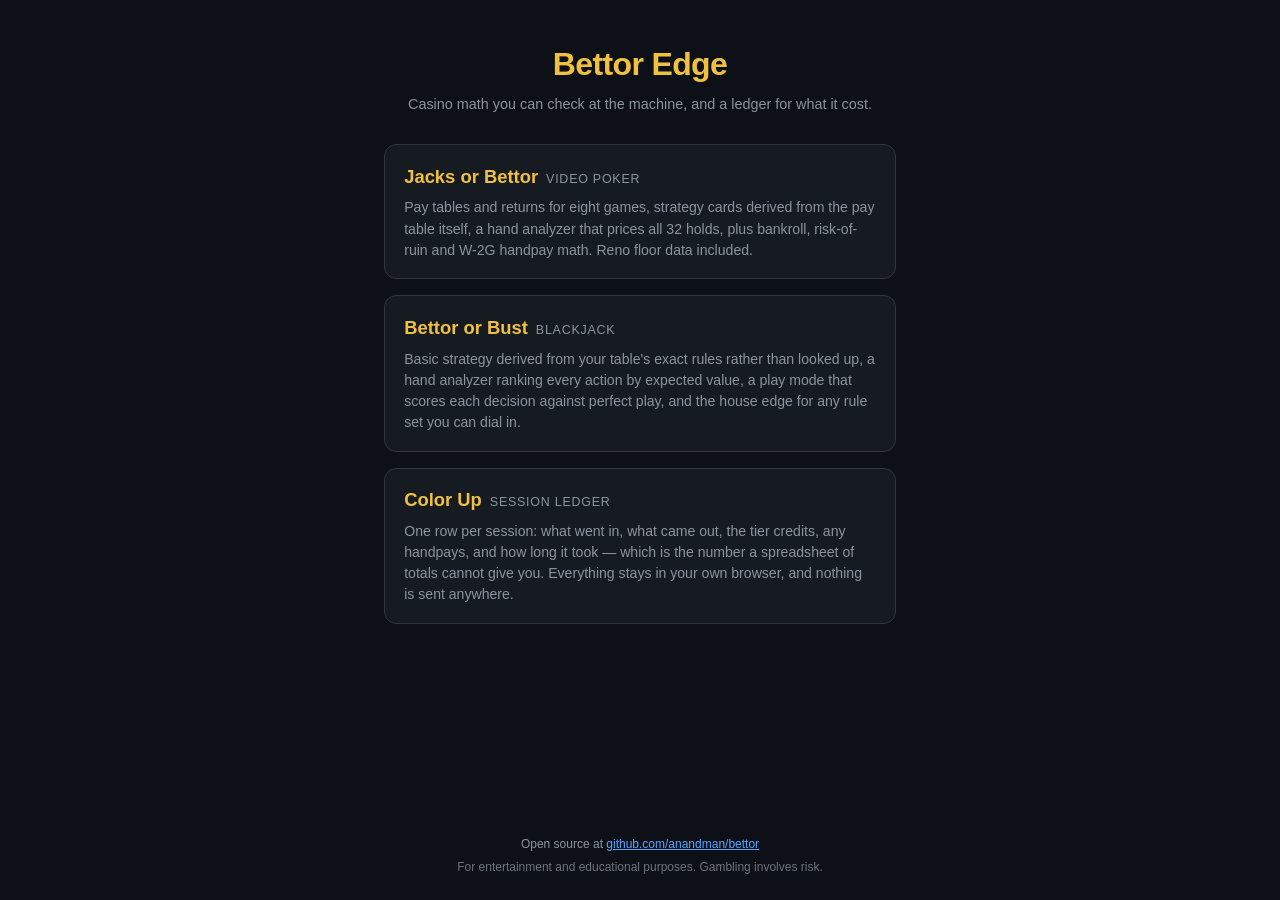
<file: index.html>
<!DOCTYPE html>
<html lang="en">
<head>
  <meta charset="UTF-8">
  <meta name="viewport" content="width=device-width, initial-scale=1.0, viewport-fit=cover">
  <title>Bettor Edge — Casino Strategy &amp; Odds</title>
  <meta name="description" content="Strategy charts, hand analyzers, and risk math for video poker and blackjack. Built to be checked at the machine.">
  <meta name="theme-color" content="#0d1117">
  <link rel="icon" href="icons/favicon-32.png" sizes="32x32">
  <link rel="apple-touch-icon" href="icons/apple-touch-icon.png">

  <!-- Styles are inline: this page is one screen of static content, and a
       separate stylesheet would be one more asset to version against the
       Pages cache for no benefit. The apps each own their own CSS. -->
  <style>
    :root {
      --color-bg: #0d1117;
      --color-surface: #161b22;
      --color-border: #30363d;
      --color-text: #e6edf3;
      --color-text-muted: #8b949e;
      --color-accent: #58a6ff;
      --color-gold: #f0c040;
      --font-sans: -apple-system, BlinkMacSystemFont, "Segoe UI", Roboto, sans-serif;
    }

    * { margin: 0; padding: 0; box-sizing: border-box; }

    body {
      font-family: var(--font-sans);
      background: var(--color-bg);
      color: var(--color-text);
      line-height: 1.5;
      min-height: 100vh;
      -webkit-font-smoothing: antialiased;
      display: flex;
      flex-direction: column;
      padding-bottom: env(safe-area-inset-bottom, 0px);
    }

    header {
      text-align: center;
      padding: calc(2.5rem + env(safe-area-inset-top, 0px)) 1rem 1.75rem;
    }

    header h1 {
      font-size: 2rem;
      font-weight: 700;
      color: var(--color-gold);
      letter-spacing: -0.02em;
    }

    .tagline {
      color: var(--color-text-muted);
      font-size: 0.9rem;
      margin-top: 0.4rem;
    }

    main {
      flex: 1;
      width: 100%;
      max-width: 34rem;
      margin: 0 auto;
      padding: 0 1rem;
      padding-left: calc(1rem + env(safe-area-inset-left, 0px));
      padding-right: calc(1rem + env(safe-area-inset-right, 0px));
      display: grid;
      gap: 1rem;
      align-content: start;
    }

    .app {
      display: block;
      background: var(--color-surface);
      border: 1px solid var(--color-border);
      border-radius: 0.75rem;
      padding: 1.1rem 1.2rem;
      text-decoration: none;
      color: inherit;
      transition: border-color 0.15s ease;
    }

    a.app:hover,
    a.app:focus-visible {
      border-color: var(--color-accent);
    }

    .app-title {
      display: flex;
      align-items: baseline;
      gap: 0.5rem;
      flex-wrap: wrap;
    }

    .app-title h2 {
      font-size: 1.15rem;
      font-weight: 650;
      color: var(--color-gold);
    }

    .app-game {
      font-size: 0.78rem;
      color: var(--color-text-muted);
      text-transform: uppercase;
      letter-spacing: 0.06em;
    }

    .app p {
      font-size: 0.88rem;
      color: var(--color-text-muted);
      margin-top: 0.45rem;
    }

    /* Not a link yet — nothing to open, so it must not look clickable. */
    .app.pending {
      opacity: 0.72;
      border-style: dashed;
    }

    .badge {
      font-size: 0.7rem;
      font-weight: 600;
      text-transform: uppercase;
      letter-spacing: 0.06em;
      color: var(--color-bg);
      background: var(--color-text-muted);
      border-radius: 0.6rem;
      padding: 0.1rem 0.45rem;
    }

    footer {
      text-align: center;
      padding: 2.5rem 1rem 1.5rem;
      font-size: 0.75rem;
      color: var(--color-text-muted);
    }

    footer .disclaimer {
      margin-top: 0.3rem;
      opacity: 0.75;
    }

    footer a { color: var(--color-accent); }
  </style>
</head>
<body>
  <header>
    <h1>Bettor Edge</h1>
    <p class="tagline">Casino math you can check at the machine, and a ledger for what it cost.</p>
  </header>

  <main>
    <a class="app" href="job/">
      <span class="app-title">
        <h2>Jacks or Bettor</h2>
        <span class="app-game">Video poker</span>
      </span>
      <p>Pay tables and returns for eight games, strategy cards derived from the
         pay table itself, a hand analyzer that prices all 32 holds, plus
         bankroll, risk-of-ruin and W-2G handpay math. Reno floor data included.</p>
    </a>

    <a class="app" href="bob/">
      <span class="app-title">
        <h2>Bettor or Bust</h2>
        <span class="app-game">Blackjack</span>
      </span>
      <p>Basic strategy derived from your table's exact rules rather than looked
         up, a hand analyzer ranking every action by expected value, a play mode
         that scores each decision against perfect play, and the house edge for
         any rule set you can dial in.</p>
    </a>

    <a class="app" href="colorup/">
      <span class="app-title">
        <h2>Color Up</h2>
        <span class="app-game">Session ledger</span>
      </span>
      <p>One row per session: what went in, what came out, the tier credits, any
         handpays, and how long it took &mdash; which is the number a spreadsheet
         of totals cannot give you. Everything stays in your own browser, and
         nothing is sent anywhere.</p>
    </a>
  </main>

  <footer>
    <p>Open source at <a href="https://github.com/anandman/bettor">github.com/anandman/bettor</a></p>
    <p class="disclaimer">For entertainment and educational purposes. Gambling involves risk.</p>
  </footer>
</body>
</html>
</file>
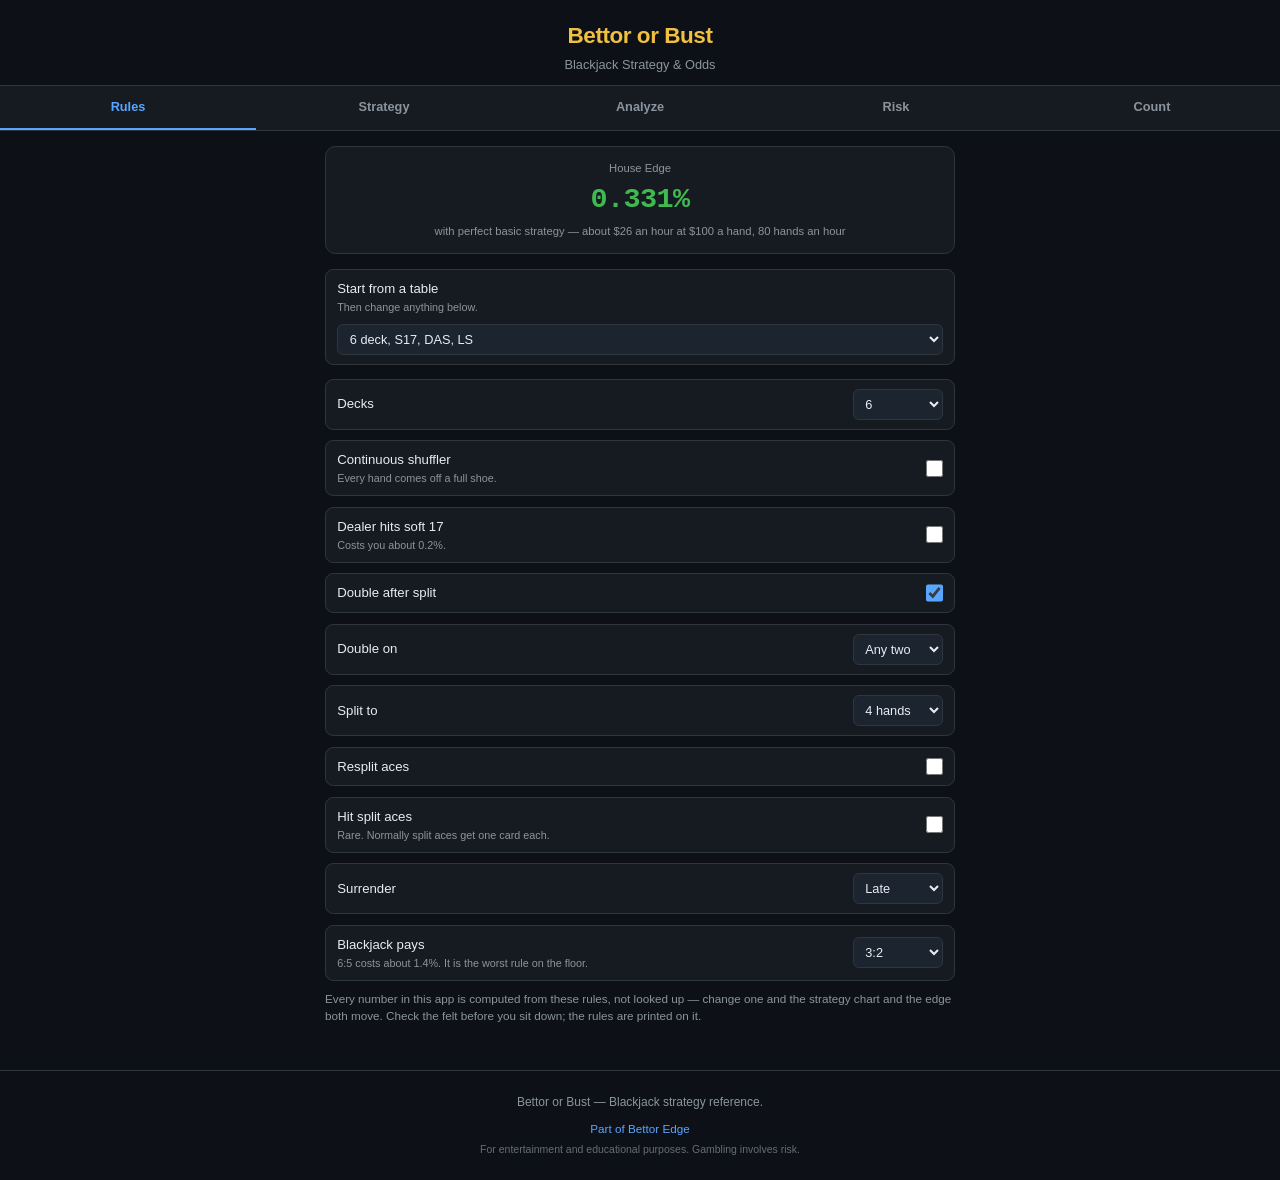
<file: bob/index.html>
<!DOCTYPE html>
<html lang="en">
<head>
  <meta charset="UTF-8">
  <meta name="viewport" content="width=device-width, initial-scale=1.0, viewport-fit=cover">
  <title>Bettor or Bust — Blackjack Strategy &amp; Odds</title>
  <meta name="description" content="Blackjack basic strategy, hand analyzer and house edge, derived from your table's exact rules rather than looked up.">
  <link rel="stylesheet" href="css/style.css?v=64f10ee4">

  <link rel="manifest" href="manifest.webmanifest">
  <meta name="theme-color" content="#0d1117">
  <link rel="icon" href="icons/favicon-32.png" sizes="32x32">
  <link rel="apple-touch-icon" href="icons/apple-touch-icon.png">
  <!-- Opaque status bar: iOS reserves the space itself, so the layout never
       renders under the clock. -->
  <meta name="apple-mobile-web-app-capable" content="yes">
  <meta name="mobile-web-app-capable" content="yes">
  <meta name="apple-mobile-web-app-status-bar-style" content="black">
  <meta name="apple-mobile-web-app-title" content="BoB">
</head>
<body>
  <header>
    <h1>Bettor or Bust</h1>
    <p class="subtitle">Blackjack Strategy &amp; Odds</p>
  </header>

  <nav>
    <a href="#rules" class="nav-link active" data-tab="rules">Rules</a>
    <a href="#strategy" class="nav-link" data-tab="strategy">Strategy</a>
    <a href="#analyze" class="nav-link" data-tab="analyze">Analyze</a>
    <a href="#risk" class="nav-link" data-tab="risk">Risk</a>
    <a href="#count" class="nav-link" data-tab="count">Count</a>
  </nav>

  <main>
    <section id="rules" class="tab-content active">
      <div class="edge-badge">
        <span class="edge-label">House Edge</span>
        <span class="edge-value" id="edge-value">—</span>
        <span class="edge-sub" id="edge-sub">with perfect basic strategy</span>
      </div>

      <div class="rule-row preset-row">
        <label for="preset-select">Start from a table
          <span class="hint">Then change anything below.</span>
        </label>
        <select id="preset-select"></select>
      </div>

      <div class="rules-grid" id="rules-grid"></div>

      <p class="note">Every number in this app is computed from these rules, not
        looked up — change one and the strategy chart and the edge both move.
        Check the felt before you sit down; the rules are printed on it.</p>
    </section>

    <section id="strategy" class="tab-content">
      <h2 id="strategy-title">Basic strategy</h2>
      <p class="note" id="strategy-sub"></p>

      <h3>Hard totals</h3>
      <div class="chart-scroll"><table class="chart" id="chart-hard"></table></div>

      <h3>Soft totals</h3>
      <div class="chart-scroll"><table class="chart" id="chart-soft"></table></div>

      <h3>Pairs</h3>
      <div class="chart-scroll"><table class="chart" id="chart-pairs"></table></div>

      <div class="legend" id="chart-legend"></div>

      <p class="note">A gold outline marks a cell whose second-best action is
        within 0.01 of a bet — a coin flip the chart has to round one way. Tap
        any cell to open it in the analyzer.</p>
    </section>

    <section id="analyze" class="tab-content">
      <div class="mode-toggle">
        <button id="mode-analyze" class="active">Analyze</button>
        <button id="mode-play">Play</button>
      </div>

      <div id="analyze-pane">
        <div class="seat">
          <div class="seat-label"><span>Dealer upcard</span></div>
          <div class="hand" id="an-dealer"></div>
        </div>
        <div class="seat">
          <div class="seat-label"><span>Your hand</span><span class="seat-total" id="an-total"></span></div>
          <div class="hand" id="an-player"></div>
        </div>

        <div class="btn-row">
          <button id="an-target-dealer">Set dealer card</button>
          <button id="an-target-player" class="primary">Add to your hand</button>
          <button id="an-clear">Clear</button>
        </div>

        <div class="picker" id="an-picker"></div>
        <div id="an-result"></div>
      </div>

      <div id="play-pane" style="display:none">
        <div id="play-table"></div>
        <div class="btn-row" id="play-actions"></div>
        <div id="play-feedback"></div>
        <div class="stats" id="play-stats"></div>
      </div>
    </section>
    <section id="risk" class="tab-content">
      <div class="banner" id="risk-primer"></div>

      <h3>Your session</h3>
      <div class="rules-grid">
        <div class="rule-row">
          <label for="rk-bankroll">Bankroll
            <span class="hint">What you are willing to lose today.</span></label>
          <input type="number" id="rk-bankroll" min="100" step="100" value="2000">
        </div>
        <div class="rule-row">
          <label for="rk-hands">Hands
            <span class="hint">About 80 an hour at a shoe game.</span></label>
          <input type="number" id="rk-hands" min="20" step="20" value="300">
        </div>
        <div class="rule-row">
          <label for="rk-base">Base bet
            <span class="hint">The minimum you put out.</span></label>
          <input type="number" id="rk-base" min="1" step="5" value="50">
        </div>
        <div class="rule-row">
          <label for="rk-cap">Most you'll bet
            <span class="hint">Your own ceiling or the table's, whichever is lower.
              Binds every strategy, counting included.</span></label>
          <input type="number" id="rk-cap" min="1" step="25" value="150">
        </div>
      </div>

      <h3>Betting strategy</h3>
      <div class="rule-row preset-row">
        <label for="rk-strategy">Strategy</label>
        <select id="rk-strategy"></select>
      </div>

      <div class="banner" id="rk-spell"></div>
      <div class="rules-grid" id="rk-params"></div>

      <div class="btn-row">
        <button id="rk-run" class="primary">Run simulation</button>
        <button id="rk-compare">Compare all</button>
      </div>

      <div id="rk-result"></div>

      <p class="note">Sessions are simulated hand by hand against a real
        depleting shoe with basic strategy, so a counting system's advantage is
        measured rather than assumed. Play never deviates from basic strategy, which
        is what a betting-only counter does — so the figures here are the value of
        varying the bet alone. Index plays would add roughly a fifth again on top;
        they are worked out for this table on the Count tab, but are not folded
        into these numbers.</p>
    </section>

    <section id="count" class="tab-content">
      <div class="banner" id="ct-primer"></div>

      <div class="rules-grid">
        <div class="rule-row preset-row">
          <label for="ct-system">System</label>
          <select id="ct-system"></select>
        </div>
        <div class="rule-row">
          <label for="ct-speed">Speed
            <span class="hint">Cards a second. A dealer runs about 2.</span></label>
          <select id="ct-speed"></select>
        </div>
        <div class="rule-row">
          <label for="ct-batch">Cards a round
            <span class="hint">How many before it asks.</span></label>
          <select id="ct-batch"></select>
        </div>
        <div class="rule-row">
          <label for="ct-truecount">Ask for the true count too
            <span class="hint">Balanced systems only. Running count divided by decks left.</span></label>
          <input type="checkbox" id="ct-truecount">
        </div>
      </div>

      <div id="ct-tags"></div>

      <div class="seat" id="ct-table">
        <div class="seat-label"><span id="ct-status">Ready</span><span class="seat-total" id="ct-shoe"></span></div>
        <div class="hand" id="ct-current"></div>
        <div class="hand ct-seen" id="ct-seen"></div>
      </div>

      <div class="btn-row" id="ct-actions"></div>
      <div id="ct-answer"></div>
      <div class="stats" id="ct-stats"></div>

      <p class="note">The shoe carries between rounds, exactly as it does at a
        table — the count you are asked for is the running total since the last
        shuffle, not since the last round.</p>

      <h3>Index plays</h3>
      <p class="note">Basic strategy is the best play against an average shoe. A
        shoe with a count on it is not average, and at some point the second-best
        action becomes the best one. These are worked out for <strong>your</strong>
        table's rules from the same engine as the strategy chart — not looked up
        — so a double deck H17 game gets its own numbers rather than the six-deck
        ones everybody quotes.</p>
      <div class="btn-row" id="ix-actions"></div>
      <div id="ix-body"></div>
    </section>

  </main>

  <footer>
    <p>Bettor or Bust &mdash; Blackjack strategy reference.</p>
    <p class="site-link"><a href="../">Part of Bettor Edge</a></p>
    <p class="disclaimer">For entertainment and educational purposes. Gambling involves risk.</p>
  </footer>

  <script src="js/rules.js?v=64f10ee4"></script>
  <script src="js/engine.js?v=64f10ee4"></script>
  <script src="js/strategy.js?v=64f10ee4"></script>
  <script src="js/analyzer.js?v=64f10ee4"></script>
  <script src="js/game.js?v=64f10ee4"></script>
  <script src="js/risk.js?v=64f10ee4"></script>
  <script src="js/indices.js?v=64f10ee4"></script>
  <script src="js/app.js?v=64f10ee4"></script>
  <script>
    if ("serviceWorker" in navigator) {
      window.addEventListener("load", function () {
        navigator.serviceWorker.register("sw.js").catch(function () {
          // Offline support is a bonus; the app works without it.
        });
      });
    }
  </script>
</body>
</html>
</file>
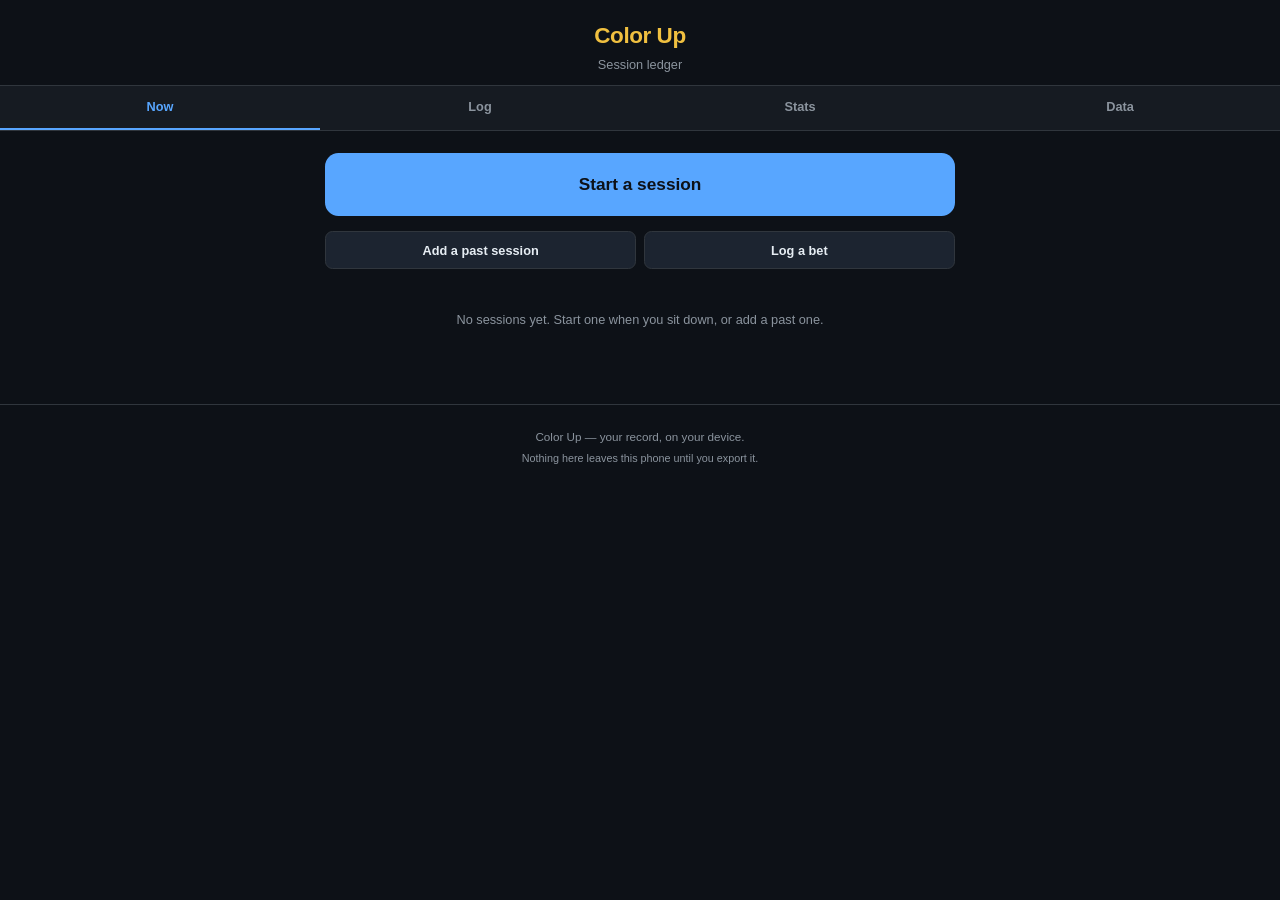
<file: colorup/index.html>
<!DOCTYPE html>
<html lang="en">
<head>
  <meta charset="UTF-8">
  <meta name="viewport" content="width=device-width, initial-scale=1.0, viewport-fit=cover">
  <title>Color Up — Session Ledger</title>
  <meta name="description" content="A gambling session ledger: what you put in, what you walked out with, and how long it took.">
  <meta name="build" content="748455d4">
  <link rel="stylesheet" href="css/style.css?v=748455d4">

  <link rel="manifest" href="manifest.webmanifest">
  <meta name="theme-color" content="#0d1117">
  <link rel="icon" href="icons/favicon-32.png" sizes="32x32">
  <link rel="apple-touch-icon" href="icons/apple-touch-icon.png">
  <!-- Opaque status bar: iOS reserves the space itself, so the layout never
       renders under the clock. Safe-area insets cover the rest. -->
  <meta name="apple-mobile-web-app-capable" content="yes">
  <meta name="mobile-web-app-capable" content="yes">
  <meta name="apple-mobile-web-app-status-bar-style" content="black">
  <meta name="apple-mobile-web-app-title" content="Color Up">
</head>
<body>
  <header>
    <h1>Color Up</h1>
    <p class="subtitle">Session ledger</p>
  </header>

  <div id="banners"></div>

  <nav>
    <a href="#now" class="nav-link active" data-tab="now">Now</a>
    <a href="#log" class="nav-link" data-tab="log">Log</a>
    <a href="#stats" class="nav-link" data-tab="stats">Stats</a>
    <a href="#data" class="nav-link" data-tab="data">Data</a>
  </nav>

  <main>
    <section id="now" class="tab-content active">
      <div id="now-card"></div>
      <div id="now-recent"></div>
    </section>

    <section id="log" class="tab-content">
      <div class="row-actions">
        <button type="button" class="btn" id="log-add">Add a past session</button>
      </div>
      <div class="filters" id="log-filters"></div>
      <div id="log-list"></div>
    </section>

    <section id="stats" class="tab-content">
      <div class="filters" id="stats-filters"></div>
      <div id="stats-body"></div>
    </section>

    <section id="data" class="tab-content">
      <div id="data-body"></div>
    </section>
  </main>

  <!-- Every form in the app opens here: start, color up, and full edit are the
       same renderer over different field lists. -->
  <div class="sheet-backdrop" id="sheet-backdrop" hidden>
    <div class="sheet" id="sheet" role="dialog" aria-modal="true" aria-labelledby="sheet-title">
      <div class="sheet-head">
        <h2 id="sheet-title"></h2>
        <button type="button" class="sheet-close" id="sheet-close" aria-label="Close">&times;</button>
      </div>
      <form class="sheet-body" id="sheet-body" autocomplete="off"></form>
      <div class="sheet-foot" id="sheet-foot"></div>
    </div>
  </div>

  <datalist id="venues"></datalist>
  <datalist id="details"></datalist>
  <datalist id="locations"></datalist>
  <datalist id="systems"></datalist>

  <footer>
    <p>Color Up &mdash; your record, on your device.</p>
    <p class="disclaimer">Nothing here leaves this phone until you export it.</p>
  </footer>

  <script src="js/xlsx.js?v=748455d4"></script>
  <script src="js/store.js?v=748455d4"></script>
  <script src="js/export.js?v=748455d4"></script>
  <script src="js/analysis.js?v=748455d4"></script>
  <script src="js/dropbox.js?v=748455d4"></script>
  <script src="js/app.js?v=748455d4"></script>
  <script>
    if ("serviceWorker" in navigator) {
      // iOS resumes a home screen app from a snapshot rather than navigating
      // to it, so a deployed fix can sit unnoticed for as long as the app is
      // never cold started — which is to say, indefinitely. Two halves: ask
      // for a new worker every time the app comes to the foreground, and
      // reload once when one takes over, since the page is by then running
      // scripts the new worker has already replaced.
      var hadController = !!navigator.serviceWorker.controller;
      var reloading = false;

      navigator.serviceWorker.addEventListener("controllerchange", function () {
        if (!hadController || reloading) return;   // first install: nothing stale
        // Never over a form. Losing a half-typed session to a background
        // update would be a far worse bug than the one being shipped.
        var sheet = document.getElementById("sheet-backdrop");
        if (sheet && !sheet.hidden) return;
        reloading = true;
        location.reload();
      });

      window.addEventListener("load", function () {
        navigator.serviceWorker.register("sw.js").then(function (reg) {
          document.addEventListener("visibilitychange", function () {
            if (!document.hidden) reg.update();
          });
        }).catch(function () {
          // Offline support is the point, but the app still runs without it.
        });
      });
    }
  </script>
</body>
</html>
</file>
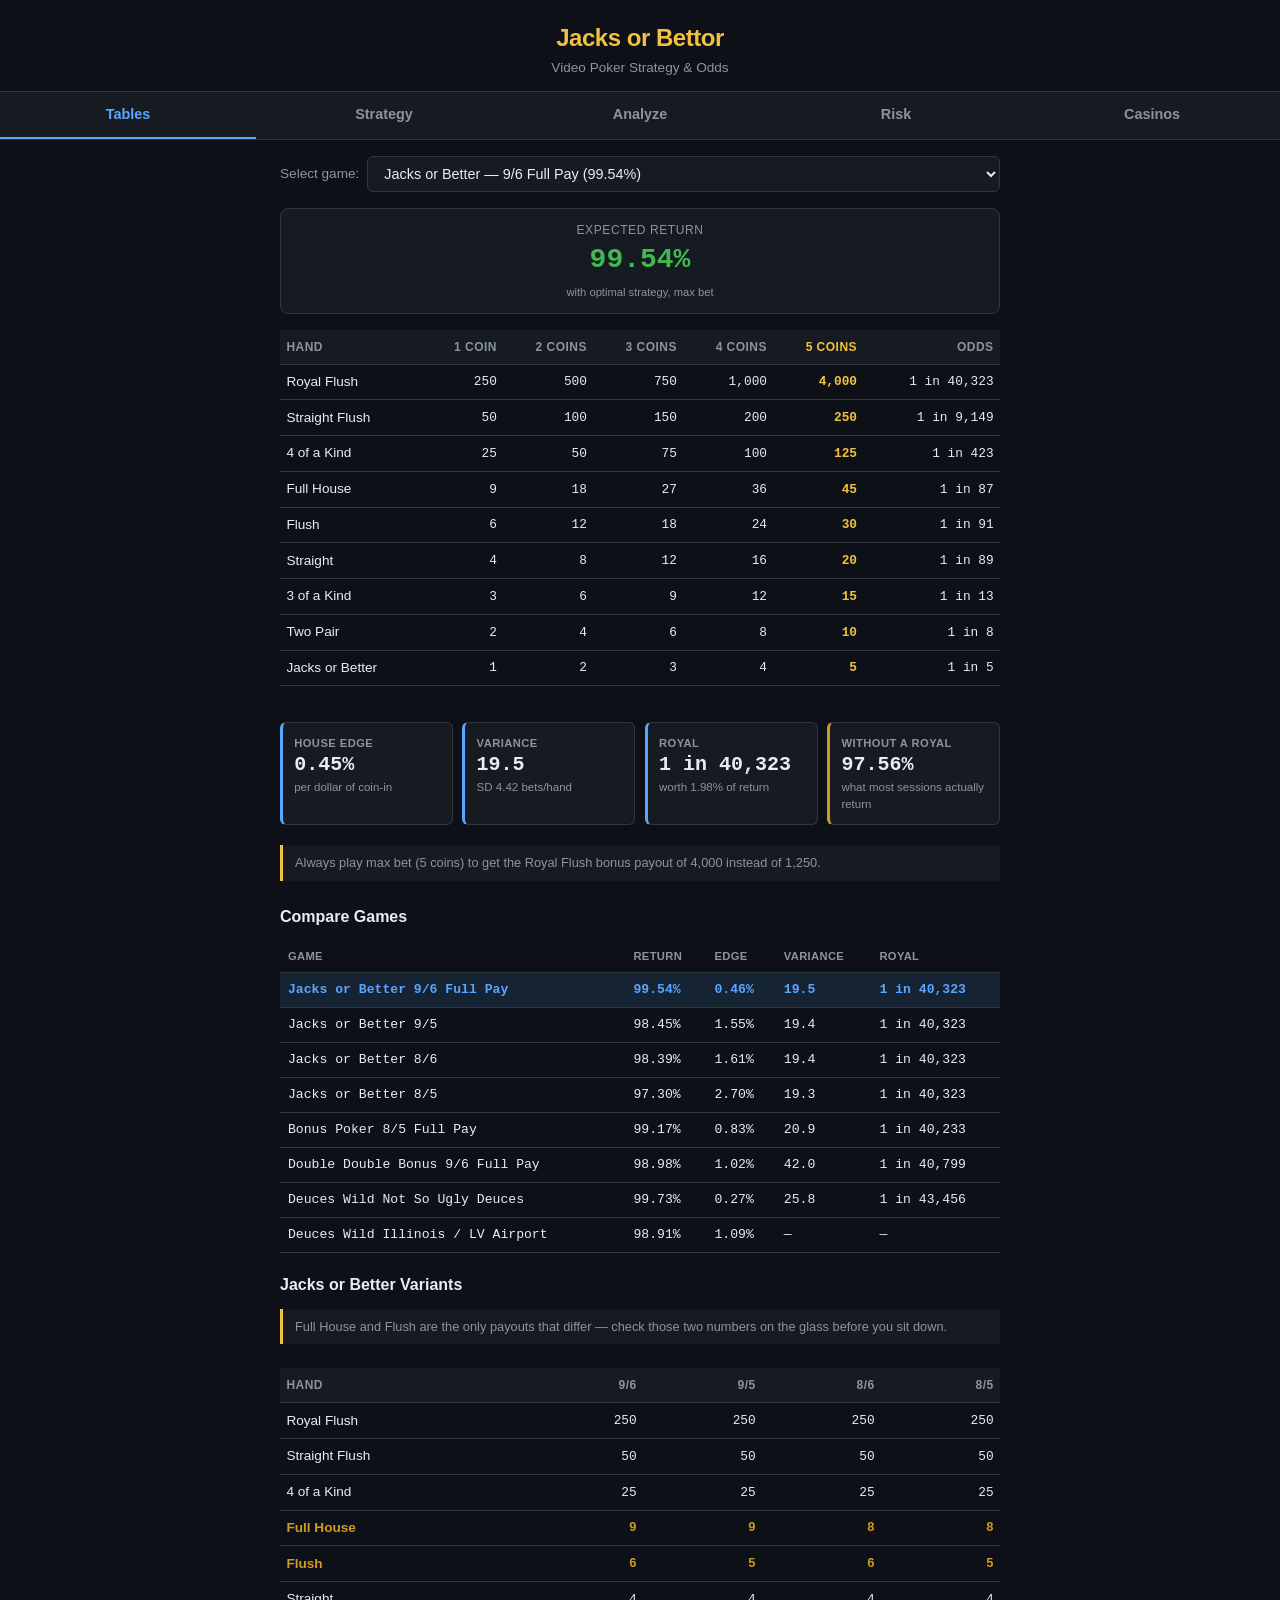
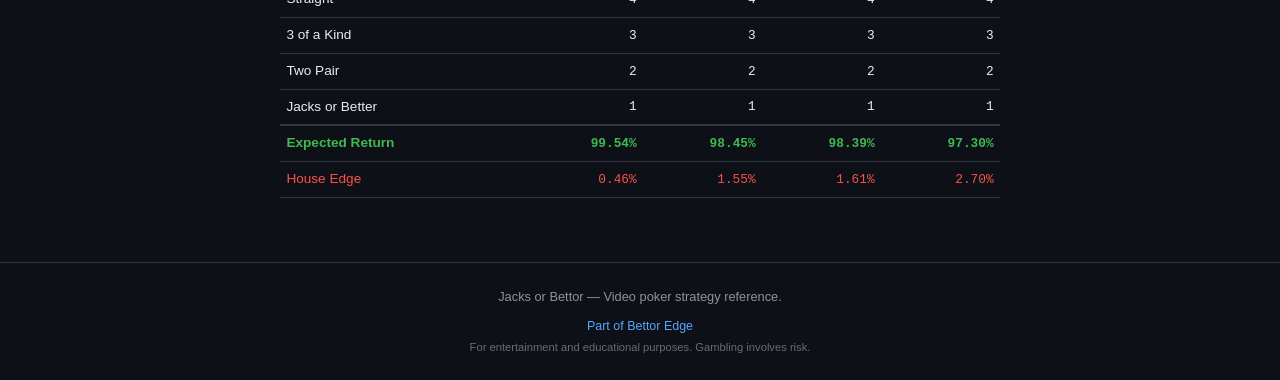
<file: job/index.html>
<!DOCTYPE html>
<html lang="en">
<head>
  <meta charset="UTF-8">
  <meta name="viewport" content="width=device-width, initial-scale=1.0, viewport-fit=cover">
  <title>Jacks or Bettor — Video Poker Strategy &amp; Odds</title>
  <meta name="description" content="Video poker strategy charts and pay table odds for Jacks or Better. Simple strategy that fits on your phone screen.">
  <link rel="stylesheet" href="css/style.css?v=097fa90e">

  <link rel="manifest" href="manifest.webmanifest">
  <meta name="theme-color" content="#0d1117">
  <link rel="icon" href="icons/favicon-32.png" sizes="32x32">
  <link rel="apple-touch-icon" href="icons/apple-touch-icon.png">
  <!-- Opaque status bar: iOS reserves the space itself, so the layout never
       renders under the clock. Safe-area insets still cover landscape notches
       and the home indicator. -->
  <meta name="apple-mobile-web-app-capable" content="yes">
  <meta name="mobile-web-app-capable" content="yes">
  <meta name="apple-mobile-web-app-status-bar-style" content="black">
  <meta name="apple-mobile-web-app-title" content="JoB">
</head>
<body>
  <header>
    <h1>Jacks or Bettor</h1>
    <p class="subtitle">Video Poker Strategy &amp; Odds</p>
  </header>

  <nav>
    <a href="#pay-tables" class="nav-link active" data-tab="pay-tables">Tables</a>
    <a href="#strategy" class="nav-link" data-tab="strategy">Strategy</a>
    <a href="#analyze" class="nav-link" data-tab="analyze">Analyze</a>
    <a href="#promo" class="nav-link" data-tab="promo">Risk</a>
    <a href="#casinos" class="nav-link" data-tab="casinos">Casinos</a>
  </nav>

  <main>
    <section id="pay-tables" class="tab-content active">
      <div class="variant-selector">
        <label for="variant-select">Select game:</label>
        <select id="variant-select"></select>
      </div>

      <div class="pay-table-info">
        <div class="return-badge" id="return-badge">
          <span class="return-label">Expected Return</span>
          <span class="return-value" id="return-value">99.54%</span>
          <span class="return-sublabel">with optimal strategy, max bet</span>
        </div>
      </div>

      <div class="table-scroll">
        <table class="pay-table" id="pay-table">
          <thead>
            <tr>
              <th>Hand</th>
              <th>1 Coin</th>
              <th>2 Coins</th>
              <th>3 Coins</th>
              <th>4 Coins</th>
              <th class="max-bet">5 Coins</th>
              <th>Odds</th>
            </tr>
          </thead>
          <tbody id="pay-table-body">
          </tbody>
        </table>
      </div>

      <div class="stat-grid compact" id="game-stats"></div>

      <p class="note">Always play max bet (5 coins) to get the Royal Flush bonus payout of 4,000 instead of 1,250.</p>

      <h3>Compare Games</h3>
      <div class="table-scroll">
        <table class="ladder-table">
          <thead>
            <tr><th>Game</th><th>Return</th><th>Edge</th><th>Variance</th><th>Royal</th></tr>
          </thead>
          <tbody id="game-compare"></tbody>
        </table>
      </div>

      <h3>Jacks or Better Variants</h3>
      <p class="note">Full House and Flush are the only payouts that differ &mdash; check those two numbers on the glass before you sit down.</p>
      <table class="compare-table">
        <thead>
          <tr>
            <th>Hand</th>
            <th>9/6</th>
            <th>9/5</th>
            <th>8/6</th>
            <th>8/5</th>
          </tr>
        </thead>
        <tbody>
          <tr><td>Royal Flush</td><td>250</td><td>250</td><td>250</td><td>250</td></tr>
          <tr><td>Straight Flush</td><td>50</td><td>50</td><td>50</td><td>50</td></tr>
          <tr><td>4 of a Kind</td><td>25</td><td>25</td><td>25</td><td>25</td></tr>
          <tr class="highlight"><td>Full House</td><td>9</td><td>9</td><td>8</td><td>8</td></tr>
          <tr class="highlight"><td>Flush</td><td>6</td><td>5</td><td>6</td><td>5</td></tr>
          <tr><td>Straight</td><td>4</td><td>4</td><td>4</td><td>4</td></tr>
          <tr><td>3 of a Kind</td><td>3</td><td>3</td><td>3</td><td>3</td></tr>
          <tr><td>Two Pair</td><td>2</td><td>2</td><td>2</td><td>2</td></tr>
          <tr><td>Jacks or Better</td><td>1</td><td>1</td><td>1</td><td>1</td></tr>
          <tr class="return-row"><td>Expected Return</td><td>99.54%</td><td>98.45%</td><td>98.39%</td><td>97.30%</td></tr>
          <tr class="edge-row"><td>House Edge</td><td>0.46%</td><td>1.55%</td><td>1.61%</td><td>2.70%</td></tr>
        </tbody>
      </table>
    </section>

    <section id="strategy" class="tab-content">
      <div class="strategy-header">
        <div class="strategy-controls">
          <select id="strategy-variant-select" class="strategy-variant-select"></select>
          <div class="strategy-toggle">
            <button class="toggle-btn active" data-mode="simple">Simple</button>
            <button class="toggle-btn" data-mode="optimal">Optimal</button>
          </div>
        </div>
        <p class="strategy-intro" id="strategy-intro">Hold the <strong>first</strong> match from the top. Discard the rest.</p>
        <p class="strategy-meta" id="strategy-meta">~0.08% cost vs. optimal play</p>
      </div>

      <ol class="strategy-list" id="strategy-list"></ol>
      <div id="strategy-sections"></div>

      <div class="strategy-legend">
        <span class="legend-item"><span class="dot dot-gold"></span>Pat winners</span>
        <span class="legend-item"><span class="dot dot-green"></span>Made hands</span>
        <span class="legend-item"><span class="dot dot-blue"></span>Draws</span>
        <span class="legend-item"><span class="dot dot-gray"></span>Speculative</span>
      </div>

      <details class="strategy-tips">
        <summary>Definitions &amp; Tips</summary>
        <dl>
          <dt>High Card</dt><dd>J, Q, K, or A</dd>
          <dt>Low Pair</dt><dd>2s through 10s</dd>
          <dt>Outside Straight</dt><dd>Open-ended (e.g., 7-8-9-10)</dd>
          <dt>Inside Straight</dt><dd>Gutshot or one-ended (e.g., A-2-3-4)</dd>
        </dl>
      </details>
    </section>

    <section id="promo" class="tab-content">
      <div class="promo-controls">
        <div class="field">
          <label for="promo-game">Game</label>
          <select id="promo-game"></select>
        </div>
        <div class="field">
          <label for="promo-denom">Denomination</label>
          <select id="promo-denom"></select>
        </div>
        <div class="field">
          <label for="promo-lines">Lines (n-play)</label>
          <select id="promo-lines"></select>
        </div>
        <div class="field">
          <label for="promo-coins">Coins per line</label>
          <select id="promo-coins"></select>
        </div>
        <div class="field readonly">
          <label>Bet per hand</label>
          <output id="promo-bet"></output>
        </div>
        <div class="field">
          <label for="promo-bankroll">Bankroll</label>
          <input id="promo-bankroll" type="number" inputmode="numeric" value="9000" min="0" step="500">
        </div>
        <div class="field">
          <label for="promo-cap">Tier credit goal</label>
          <input id="promo-cap" type="number" inputmode="numeric" value="5000" min="1" step="500">
        </div>
        <div class="field">
          <label for="promo-mult">TC multiplier</label>
          <input id="promo-mult" type="number" inputmode="numeric" value="1" min="1" step="1">
        </div>
        <div class="field">
          <label for="promo-rate">Coin-in per base TC</label>
          <input id="promo-rate" type="number" inputmode="numeric" value="10" min="1" step="1">
        </div>
        <div class="field">
          <label for="promo-hph">Hands per hour</label>
          <input id="promo-hph" type="number" inputmode="numeric" value="700" min="1" step="50">
        </div>
        <div class="field">
          <label for="promo-threshold">W-2G handpay</label>
          <input id="promo-threshold" type="number" inputmode="numeric" value="2000" min="1" step="100">
        </div>
      </div>

      <div class="ceiling-callout" id="promo-ceiling"></div>

      <p class="note warn" id="promo-verify">Confirm the earn rate at the players club: video poker often earns tier credits slower than slots, and some multipliers exclude it entirely.</p>

      <div class="stat-grid" id="promo-stats"></div>

      <h3>W-2G exposure at this denomination</h3>
      <div id="promo-w2g"></div>

      <h3>Across denominations</h3>
      <p class="note">At the line count above, varying the denomination. Expected cost is the same down the column &mdash; the house edge applies to coin-in, not bet size &mdash; so denomination only trades time against variance and handpays.</p>
      <div class="table-scroll">
        <table class="ladder-table">
          <thead>
            <tr>
              <th>Denom</th>
              <th>Bet</th>
              <th>Hands</th>
              <th>Hours</th>
              <th>W-2G every</th>
              <th>Expected</th>
              <th>Ruin</th>
            </tr>
          </thead>
          <tbody id="promo-ladder"></tbody>
        </table>
      </div>

      <h3>Across line counts</h3>
      <p class="note">Every row wagers the same amount per hand, so coin-in, time, and expected cost are identical. What changes is how the money is spread: more lines means lower variance, and each line pays a fraction of the size &mdash; though a hand already made when dealt still pays on every line at once.</p>
      <div class="table-scroll">
        <table class="ladder-table">
          <thead>
            <tr>
              <th>Lines</th>
              <th>Denom</th>
              <th>SD/hand</th>
              <th>Swing</th>
              <th>Ruin</th>
              <th>Biggest 1 line</th>
              <th>Handpay every</th>
            </tr>
          </thead>
          <tbody id="promo-spread"></tbody>
        </table>
      </div>

    </section>

    <section id="casinos" class="tab-content">
      <p class="note">Reno floor data from <a href="https://www.vpfree2.com" target="_blank" rel="noopener">vpfree2.com</a>, refreshed weekly. Verify at the machine before you sit down.</p>
      <div class="casino-filters">
        <div class="field">
          <label for="casino-game-filter">Game</label>
          <select id="casino-game-filter"></select>
        </div>
        <div class="field">
          <label for="casino-denom">W-2G risk at</label>
          <select id="casino-denom"></select>
        </div>
      </div>
      <p class="chip-legend">
        <span class="chip chip-ok">denom</span> royal only
        <span class="chip chip-warn">denom</span> plus straight flush
        <span class="chip chip-danger">denom</span> quads too
      </p>
      <div id="casino-list"></div>
    </section>
    <section id="analyze" class="tab-content">
      <div class="field inline">
        <label for="analyze-game">Game</label>
        <select id="analyze-game"></select>
      </div>

      <div class="strategy-toggle analyze-mode">
        <button type="button" class="toggle-btn active" data-amode="analyze">Analyze</button>
        <button type="button" class="toggle-btn" data-amode="play">Play</button>
      </div>

      <div class="hand-slots" id="hand-slots"></div>
      <p class="play-hint" id="play-hint"></p>

      <div class="picker">
        <div class="rank-row" id="rank-row"></div>
        <div class="suit-row" id="suit-row"></div>
      </div>

      <div class="analyze-actions">
        <button type="button" class="btn" id="analyze-deal">Deal a hand</button>
        <button type="button" class="btn" id="analyze-clear">Clear</button>
      </div>

      <div id="play-stats" class="stat-grid compact"></div>
      <div id="analyze-result"></div>
    </section>

  </main>

  <footer>
    <p>Jacks or Bettor &mdash; Video poker strategy reference.</p>
    <p class="site-link"><a href="../">Part of Bettor Edge</a></p>
    <p class="disclaimer">For entertainment and educational purposes. Gambling involves risk.</p>
  </footer>

  <script src="js/data.js?v=097fa90e"></script>
  <script src="js/poker.js?v=097fa90e"></script>
  <script src="js/strategy-engine.js?v=097fa90e"></script>
  <script src="js/casinos.js?v=097fa90e"></script>
  <script src="js/promo.js?v=097fa90e"></script>
  <script src="js/analyzer.js?v=097fa90e"></script>
  <script src="js/app.js?v=097fa90e"></script>
  <script>
    if ("serviceWorker" in navigator) {
      window.addEventListener("load", function () {
        navigator.serviceWorker.register("sw.js").catch(function () {
          // Offline support is a bonus; the app works without it.
        });
      });
    }
  </script>
</body>
</html>
</file>
<file: bob/css/style.css>
/* ===== Bettor or Bust — Mobile-first styles ===== */

:root {
  --color-bg: #0d1117;
  --color-surface: #161b22;
  --color-raised: #1c2430;
  --color-border: #30363d;
  --color-text: #e6edf3;
  --color-text-muted: #8b949e;
  --color-accent: #58a6ff;
  --color-gold: #f0c040;
  --color-green: #3fb950;
  --color-red: #f85149;
  --color-orange: #d29922;
  --color-purple: #bc8cff;
  --font-mono: "SF Mono", "Cascadia Code", "Fira Code", Consolas, monospace;
  --font-sans: -apple-system, BlinkMacSystemFont, "Segoe UI", Roboto, sans-serif;

  /* Action colours, shared by the chart and the analyzer so a cell and a
     button for the same action always read as the same thing. */
  --act-stand: #c94f4f;
  --act-hit: #2f6f4f;
  --act-double: #b3801f;
  --act-split: #4a6fb5;
  --act-surrender: #6b7280;
}

* { margin: 0; padding: 0; box-sizing: border-box; }

html { font-size: 15px; }

body {
  font-family: var(--font-sans);
  background: var(--color-bg);
  color: var(--color-text);
  line-height: 1.5;
  min-height: 100vh;
  -webkit-font-smoothing: antialiased;
  padding-bottom: env(safe-area-inset-bottom, 0px);
}

/* ===== Header ===== */

header {
  text-align: center;
  padding: calc(1.25rem + env(safe-area-inset-top, 0px)) 1rem 0.75rem;
  border-bottom: 1px solid var(--color-border);
}

header h1 {
  font-size: 1.5rem;
  font-weight: 700;
  color: var(--color-gold);
  letter-spacing: -0.02em;
}

.subtitle { color: var(--color-text-muted); font-size: 0.85rem; margin-top: 0.15rem; }

/* ===== Navigation ===== */

nav {
  display: flex;
  border-bottom: 1px solid var(--color-border);
  background: var(--color-surface);
  position: sticky;
  top: 0;
  z-index: 10;
  padding-left: env(safe-area-inset-left, 0px);
  padding-right: env(safe-area-inset-right, 0px);
}

.nav-link {
  flex: 1;
  text-align: center;
  padding: 0.75rem 0.4rem;
  color: var(--color-text-muted);
  text-decoration: none;
  font-size: 0.85rem;
  font-weight: 600;
  border-bottom: 2px solid transparent;
}

.nav-link.active { color: var(--color-accent); border-bottom-color: var(--color-accent); }

main {
  padding: 1rem;
  padding-left: calc(1rem + env(safe-area-inset-left, 0px));
  padding-right: calc(1rem + env(safe-area-inset-right, 0px));
  max-width: 44rem;
  margin: 0 auto;
}

.tab-content { display: none; }
.tab-content.active { display: block; }

h2 { font-size: 1.05rem; margin-bottom: 0.6rem; }
h3 { font-size: 0.9rem; margin: 1.1rem 0 0.5rem; color: var(--color-text-muted);
     text-transform: uppercase; letter-spacing: 0.06em; }

.note { font-size: 0.78rem; color: var(--color-text-muted); margin-top: 0.6rem; }

/* ===== Edge badge ===== */

.edge-badge {
  display: flex;
  flex-direction: column;
  align-items: center;
  gap: 0.1rem;
  background: var(--color-surface);
  border: 1px solid var(--color-border);
  border-radius: 0.7rem;
  padding: 0.9rem 1rem;
  margin-bottom: 1rem;
}

.edge-label, .edge-sub { font-size: 0.75rem; color: var(--color-text-muted); }
.edge-value { font-size: 1.9rem; font-weight: 700; color: var(--color-gold);
              font-family: var(--font-mono); letter-spacing: -0.02em; }
.edge-value.good { color: var(--color-green); }
.edge-value.bad { color: var(--color-red); }

/* ===== Rules form ===== */

.rules-grid { display: grid; gap: 0.7rem; }

.rule-row {
  display: grid;
  grid-template-columns: 1fr auto;
  align-items: center;
  gap: 0.6rem;
  background: var(--color-surface);
  border: 1px solid var(--color-border);
  border-radius: 0.55rem;
  padding: 0.6rem 0.75rem;
}

.rule-row label { font-size: 0.88rem; }

/* The preset names are long enough to squeeze the label into a two-word
   column, so this row stacks instead of sharing a line. */
.preset-row {
  grid-template-columns: 1fr;
  margin-bottom: 0.9rem;
}

.preset-row select { min-width: 0; width: 100%; }
.rule-row .hint { display: block; font-size: 0.72rem; color: var(--color-text-muted); }

select, input[type="number"] {
  background: var(--color-raised);
  color: var(--color-text);
  border: 1px solid var(--color-border);
  border-radius: 0.4rem;
  padding: 0.4rem 0.5rem;
  font-family: var(--font-sans);
  font-size: 0.85rem;
  min-width: 6rem;
}

input[type="checkbox"] { width: 1.15rem; height: 1.15rem; accent-color: var(--color-accent); }

/* ===== Strategy chart ===== */

.chart-scroll { overflow-x: auto; -webkit-overflow-scrolling: touch; }

table.chart { border-collapse: collapse; font-family: var(--font-mono); margin-bottom: 0.5rem; }

table.chart th, table.chart td {
  border: 1px solid var(--color-bg);
  text-align: center;
  font-size: 0.72rem;
  padding: 0;
  width: 1.72rem;
  height: 1.6rem;
}

table.chart th { color: var(--color-text-muted); font-size: 0.7rem; font-weight: 700; }
table.chart th.row-label { width: 2.6rem; text-align: right; padding-right: 0.35rem;
                           color: var(--color-text); }

td.act { color: #fff; font-weight: 700; cursor: pointer; }
td.act-stand { background: var(--act-stand); }
td.act-hit { background: var(--act-hit); }
td.act-double { background: var(--act-double); }
td.act-split { background: var(--act-split); }
td.act-surrender { background: var(--act-surrender); }

/* A cell whose runner-up is within a hundredth of a unit is a coin flip the
   chart has to round. Marking them is the honest thing to do. */
td.act.close { box-shadow: inset 0 0 0 2px var(--color-gold); }

.legend { display: flex; flex-wrap: wrap; gap: 0.5rem; margin-top: 0.7rem; }
.legend span { display: inline-flex; align-items: center; gap: 0.3rem;
               font-size: 0.75rem; color: var(--color-text-muted); }
.legend i { width: 0.85rem; height: 0.85rem; border-radius: 3px; display: inline-block; }

/* ===== Cards ===== */

.hand { display: flex; gap: 0.4rem; flex-wrap: wrap; align-items: center; }

.card {
  display: inline-flex;
  flex-direction: column;
  align-items: center;
  justify-content: center;
  min-width: 3.4rem;
  padding: 0.6rem 0.3rem;
  border: 1px solid #b6bec7;
  border-radius: 8px;
  background: #f5f7fa;
  color: #11161c;
  font-family: var(--font-mono);
  line-height: 1.1;
}

.card.red { color: #c8102e; }
.card-rank { font-size: 1.45rem; font-weight: 700; letter-spacing: -0.02em; }
.card-suit { font-size: 1.35rem; }

/* Face down: a real card back, not a dimmed face. */
.card.down {
  background: repeating-linear-gradient(45deg, #24405e, #24405e 4px, #1b3149 4px, #1b3149 8px);
  border-color: #3c5c80;
  color: transparent;
}

.card.small { min-width: 2.4rem; padding: 0.35rem 0.2rem; }
.card.small .card-rank { font-size: 1rem; }
.card.small .card-suit { font-size: 0.9rem; }

@media (max-width: 360px) {
  .card { min-width: 3rem; padding: 0.5rem 0.2rem; }
  .card-rank { font-size: 1.25rem; }
  .card-suit { font-size: 1.15rem; }
  table.chart th, table.chart td { width: 1.55rem; height: 1.5rem; font-size: 0.68rem; }
}

/* ===== Hand panels ===== */

.seat {
  background: var(--color-surface);
  border: 1px solid var(--color-border);
  border-radius: 0.6rem;
  padding: 0.8rem;
  margin-bottom: 0.8rem;
}

.seat-label {
  font-size: 0.72rem;
  text-transform: uppercase;
  letter-spacing: 0.07em;
  color: var(--color-text-muted);
  margin-bottom: 0.5rem;
  display: flex;
  justify-content: space-between;
  align-items: baseline;
}

.seat-total { color: var(--color-text); font-family: var(--font-mono); font-size: 0.85rem; }
.seat.active { border-color: var(--color-accent); }

/* ===== Buttons ===== */

.btn-row { display: flex; flex-wrap: wrap; gap: 0.5rem; margin: 0.8rem 0; }

button {
  font-family: var(--font-sans);
  font-size: 0.88rem;
  font-weight: 600;
  color: var(--color-text);
  background: var(--color-raised);
  border: 1px solid var(--color-border);
  border-radius: 0.5rem;
  padding: 0.6rem 0.9rem;
  cursor: pointer;
  flex: 1 1 auto;
  min-width: 5rem;
}

button:disabled { opacity: 0.4; cursor: default; }
button.primary { background: var(--color-accent); border-color: var(--color-accent); color: #06121f; }
button.act-stand { background: var(--act-stand); border-color: var(--act-stand); color: #fff; }
button.act-hit { background: var(--act-hit); border-color: var(--act-hit); color: #fff; }
button.act-double { background: var(--act-double); border-color: var(--act-double); color: #fff; }
button.act-split { background: var(--act-split); border-color: var(--act-split); color: #fff; }
button.act-surrender { background: var(--act-surrender); border-color: var(--act-surrender); color: #fff; }

/* Analyze / Play toggle: two equal halves of one control, not two loose
   buttons. */
.mode-toggle {
  display: grid;
  grid-template-columns: 1fr 1fr;
  border: 1px solid var(--color-border);
  border-radius: 0.5rem;
  overflow: hidden;
  margin-bottom: 1rem;
}

.mode-toggle button {
  border: 0;
  border-radius: 0;
  background: var(--color-surface);
  color: var(--color-text-muted);
  flex: none;
  min-width: 0;
}

.mode-toggle button.active { background: var(--color-accent); color: #06121f; }

/* ===== Picker ===== */

.picker { display: grid; grid-template-columns: repeat(10, 1fr); gap: 0.3rem; }

.picker button {
  min-width: 0;
  padding: 0.5rem 0;
  font-family: var(--font-mono);
  font-size: 0.9rem;
  flex: none;
}

.picker button:disabled { opacity: 0.25; }

/* ===== Results ===== */

.actions-list { display: grid; gap: 0.4rem; margin-top: 0.6rem; }

.action-row {
  display: grid;
  grid-template-columns: 1.6rem 1fr auto;
  align-items: center;
  gap: 0.6rem;
  background: var(--color-surface);
  border: 1px solid var(--color-border);
  border-left-width: 4px;
  border-radius: 0.45rem;
  padding: 0.55rem 0.7rem;
  font-size: 0.88rem;
}

.action-row.is-best { border-color: var(--color-green); background: #14261a; }
.action-row .rank-num { color: var(--color-text-muted); font-family: var(--font-mono); font-size: 0.8rem; }
.action-row .ev { font-family: var(--font-mono); font-size: 0.85rem; text-align: right; }
.action-row .cost { color: var(--color-red); }
.action-row.is-best .cost { color: var(--color-green); }

.dealer-dist { display: grid; grid-template-columns: repeat(6, 1fr); gap: 0.3rem; margin-top: 0.5rem; }
.dist-cell { background: var(--color-surface); border: 1px solid var(--color-border);
             border-radius: 0.4rem; padding: 0.4rem 0.2rem; text-align: center; }
.dist-cell .k { font-size: 0.7rem; color: var(--color-text-muted); }
.dist-cell .v { font-family: var(--font-mono); font-size: 0.82rem; }
.dist-cell.bust .v { color: var(--color-green); }

.banner {
  border-radius: 0.5rem;
  padding: 0.7rem 0.85rem;
  margin: 0.8rem 0;
  font-size: 0.88rem;
  border: 1px solid var(--color-border);
  background: var(--color-surface);
}
.banner.good { border-color: var(--color-green); background: #14261a; }
.banner.bad { border-color: var(--color-red); background: #2a1517; }
.banner.warn { border-color: var(--color-orange); background: #2a2312; }

.stats { display: grid; grid-template-columns: repeat(2, 1fr); gap: 0.5rem; margin-top: 1rem; }
.stat { background: var(--color-surface); border: 1px solid var(--color-border);
        border-radius: 0.5rem; padding: 0.6rem 0.4rem; text-align: center; }
.stat .k { font-size: 0.68rem; color: var(--color-text-muted); text-transform: uppercase;
           letter-spacing: 0.05em; }
.stat .v { font-family: var(--font-mono); font-size: 1.05rem; margin-top: 0.15rem; }
.stat .v.good { color: var(--color-green); }
.stat .v.bad { color: var(--color-red); }
.stat .sub { font-size: 0.66rem; color: var(--color-text-muted); margin-top: 0.15rem; line-height: 1.3; }

/* ===== Footer ===== */

footer {
  text-align: center;
  padding: 1.5rem 1rem;
  border-top: 1px solid var(--color-border);
  margin-top: 2rem;
}

footer p { font-size: 0.8rem; color: var(--color-text-muted); }
.disclaimer { font-size: 0.7rem !important; margin-top: 0.25rem; opacity: 0.7; }

.site-link { margin-top: 0.6rem; }
.site-link a { color: var(--color-accent); text-decoration: none; font-size: 0.78rem; }
.site-link a:hover { text-decoration: underline; }

@media (display-mode: standalone) {
  html, body { overscroll-behavior-y: none; }
}

/* ===== Risk table ===== */

table.rk-table th, table.rk-table td {
  width: auto;
  height: auto;
  padding: 0.4rem 0.5rem;
  font-size: 0.76rem;
  white-space: nowrap;
}

table.rk-table th.row-label {
  width: auto;
  text-align: left;
  padding-right: 0.7rem;
}

table.rk-table td.num {
  background: var(--color-surface);
  color: var(--color-text);
  font-weight: 600;
  text-align: right;
  cursor: default;
}

/* The two columns worth reading are ruin and how often you finish ahead, so
   only those are ever coloured. */
table.rk-table td.good { color: var(--color-green); }
table.rk-table td.bad { color: var(--color-red); }
table.rk-table td.muted { color: var(--color-text-muted); font-weight: 400; }

.banner strong { display: block; margin-bottom: 0.25rem; }
.banner .note { margin-top: 0.3rem; }
.banner table.chart { margin-top: 0.5rem; }

.banner ul.assume { margin: 0.4rem 0 0 1rem; padding: 0; }
.banner ul.assume li { font-size: 0.82rem; color: var(--color-text-muted); margin-bottom: 0.2rem; }
.banner ul.assume strong { display: inline; color: var(--color-text); }

/* ===== Counting trainer ===== */

.ct-seen { margin-top: 0.6rem; gap: 0.2rem; }
.ct-seen .card { min-width: 1.7rem; padding: 0.2rem 0.1rem; }
.ct-seen .card-rank { font-size: 0.72rem; }
.ct-seen .card-suit { font-size: 0.62rem; }

#ct-current { min-height: 5.2rem; align-items: center; justify-content: center; }
#ct-current .card { min-width: 4.4rem; padding: 0.9rem 0.4rem; }
#ct-current .card-rank { font-size: 2.1rem; }
#ct-current .card-suit { font-size: 1.9rem; }

.ct-tag {
  font-family: var(--font-mono);
  font-size: 0.78rem;
  font-weight: 700;
  margin-top: 0.35rem;
  color: var(--color-text-muted);
}

.ct-answer-row { display: flex; gap: 0.5rem; align-items: center; margin: 0.6rem 0; }
.ct-answer-row label { font-size: 0.85rem; flex: 1; }
.ct-answer-row input { width: 5.5rem; text-align: center; font-family: var(--font-mono); }

.banner ol.howto { margin: 0.6rem 0 0.2rem 1.1rem; padding: 0; }
.banner ol.howto li {
  font-size: 0.82rem;
  color: var(--color-text);
  margin-bottom: 0.4rem;
  line-height: 1.45;
  padding-left: 0.15rem;
}
</file>
<file: colorup/css/style.css>
/* ===== Color Up — mobile-first styles ===== */

:root {
  --color-bg: #0d1117;
  --color-surface: #161b22;
  --color-raised: #1c2430;
  --color-border: #30363d;
  --color-text: #e6edf3;
  --color-text-muted: #8b949e;
  --color-accent: #58a6ff;
  --color-gold: #f0c040;
  --color-green: #3fb950;
  --color-red: #f85149;
  --color-orange: #d29922;
  --font-mono: "SF Mono", "Cascadia Code", "Fira Code", Consolas, monospace;
  --font-sans: -apple-system, BlinkMacSystemFont, "Segoe UI", Roboto, sans-serif;
}

* { margin: 0; padding: 0; box-sizing: border-box; }
html { font-size: 15px; }

body {
  font-family: var(--font-sans);
  background: var(--color-bg);
  color: var(--color-text);
  line-height: 1.5;
  min-height: 100vh;
  -webkit-font-smoothing: antialiased;
  padding-bottom: env(safe-area-inset-bottom, 0px);
}

header {
  text-align: center;
  padding: calc(1.25rem + env(safe-area-inset-top, 0px)) 1rem 0.75rem;
  border-bottom: 1px solid var(--color-border);
}
header h1 { font-size: 1.5rem; font-weight: 700; color: var(--color-gold); letter-spacing: -0.02em; }
.subtitle { color: var(--color-text-muted); font-size: 0.85rem; margin-top: 0.15rem; }

nav {
  display: flex;
  border-bottom: 1px solid var(--color-border);
  background: var(--color-surface);
  position: sticky; top: 0; z-index: 10;
  padding-left: env(safe-area-inset-left, 0px);
  padding-right: env(safe-area-inset-right, 0px);
}
.nav-link {
  flex: 1; text-align: center; padding: 0.75rem 0.4rem;
  color: var(--color-text-muted); text-decoration: none;
  font-size: 0.85rem; font-weight: 600; border-bottom: 2px solid transparent;
}
.nav-link.active { color: var(--color-accent); border-bottom-color: var(--color-accent); }

main {
  padding: 1rem;
  padding-left: calc(1rem + env(safe-area-inset-left, 0px));
  padding-right: calc(1rem + env(safe-area-inset-right, 0px));
  max-width: 44rem; margin: 0 auto;
}
.tab-content { display: none; }
.tab-content.active { display: block; }

h2 { font-size: 1.05rem; margin-bottom: 0.6rem; }
h3 { font-size: 0.8rem; margin: 1.4rem 0 0.5rem; color: var(--color-text-muted);
     text-transform: uppercase; letter-spacing: 0.06em; }
.note { font-size: 0.78rem; color: var(--color-text-muted); margin-top: 0.6rem; }
.note.warn { color: var(--color-orange); }
.money { font-family: var(--font-mono); }
.up { color: var(--color-green); }
.down { color: var(--color-red); }
.muted { color: var(--color-text-muted); }

/* ===== Banners: the loud state lives here ===== */

#banners { padding: 0 1rem; max-width: 44rem; margin: 0 auto; }
.banner {
  display: block; width: 100%; text-align: left;
  margin-top: 0.75rem; padding: 0.7rem 0.85rem;
  border: 1px solid var(--color-border); border-left-width: 3px;
  border-radius: 0.5rem; background: var(--color-surface);
  color: var(--color-text); font: inherit; font-size: 0.85rem;
}
.banner strong { display: block; font-size: 0.9rem; }
.banner span { color: var(--color-text-muted); font-size: 0.8rem; }
.banner.warn { border-left-color: var(--color-orange); }
.banner.loud { border-left-color: var(--color-red); background: #2a1517; }
.banner.info { border-left-color: var(--color-accent); }

/* ===== The one big button ===== */

.big-btn {
  display: block; width: 100%;
  padding: 1.4rem 1rem; margin: 0.5rem 0 1rem;
  font-size: 1.15rem; font-weight: 700; font-family: inherit;
  color: var(--color-bg); background: var(--color-accent);
  border: none; border-radius: 0.9rem; cursor: pointer;
}
.big-btn.cashout { background: var(--color-gold); }
.big-btn:active { filter: brightness(0.9); }

.live {
  background: var(--color-surface); border: 1px solid var(--color-border);
  border-radius: 0.9rem; padding: 1rem; text-align: center;
}
.live .where { font-size: 0.95rem; font-weight: 600; }
.live .what { color: var(--color-text-muted); font-size: 0.8rem; margin-bottom: 0.6rem; }
.live .clock {
  font-family: var(--font-mono); font-size: 2.6rem; font-weight: 700;
  color: var(--color-gold); letter-spacing: -0.03em; line-height: 1.1;
}
.live .since { color: var(--color-text-muted); font-size: 0.75rem; margin-bottom: 0.8rem; }

/* ===== Stat grids ===== */

.stat-grid { display: grid; grid-template-columns: repeat(2, 1fr); gap: 0.5rem; }
.stat-grid.three { grid-template-columns: repeat(3, 1fr); }
.stat {
  background: var(--color-surface); border: 1px solid var(--color-border);
  border-radius: 0.6rem; padding: 0.6rem 0.7rem;
}
.stat .label { font-size: 0.7rem; color: var(--color-text-muted);
               text-transform: uppercase; letter-spacing: 0.05em; }
.stat .value { font-family: var(--font-mono); font-size: 1.05rem; font-weight: 700; }
.stat .sub { font-size: 0.7rem; color: var(--color-text-muted); }

/* ===== The session list ===== */

.row-actions { display: flex; gap: 0.5rem; margin-bottom: 0.75rem; flex-wrap: wrap; }

.btn {
  font: inherit; font-size: 0.85rem; font-weight: 600;
  padding: 0.55rem 0.9rem; border-radius: 0.5rem; cursor: pointer;
  background: var(--color-raised); color: var(--color-text);
  border: 1px solid var(--color-border);
}
.btn.primary { background: var(--color-accent); color: var(--color-bg); border-color: transparent; }
.btn.gold { background: var(--color-gold); color: var(--color-bg); border-color: transparent; }
.btn.danger { color: var(--color-red); border-color: var(--color-red); background: transparent; }
.btn:active { filter: brightness(0.9); }
.btn.wide { flex: 1; }

.month-head {
  display: flex; justify-content: space-between; align-items: baseline;
  margin: 1.1rem 0 0.4rem; font-size: 0.78rem;
  color: var(--color-text-muted); text-transform: uppercase; letter-spacing: 0.06em;
}

.session {
  display: flex; width: 100%; text-align: left; gap: 0.7rem; align-items: center;
  background: var(--color-surface); border: 1px solid var(--color-border);
  border-radius: 0.6rem; padding: 0.6rem 0.7rem; margin-bottom: 0.4rem;
  font: inherit; color: inherit; cursor: pointer;
}
.session .day {
  font-family: var(--font-mono); font-size: 0.75rem; color: var(--color-text-muted);
  min-width: 2.6rem; text-align: center; line-height: 1.15;
}
.session .day b { display: block; font-size: 1.1rem; color: var(--color-text); font-weight: 700; }
.session .mid { flex: 1; min-width: 0; }
.session .mid .top { font-size: 0.88rem; font-weight: 600;
                     white-space: nowrap; overflow: hidden; text-overflow: ellipsis; }
.session .mid .bot { font-size: 0.74rem; color: var(--color-text-muted); }
.session .net { font-family: var(--font-mono); font-size: 1rem; font-weight: 700; text-align: right; }
.session .net small { display: block; font-size: 0.68rem; font-weight: 400; color: var(--color-text-muted); }
.session.open { border-color: var(--color-gold); }
.session .flag { font-size: 0.68rem; color: var(--color-gold); }

.empty { color: var(--color-text-muted); font-size: 0.85rem; text-align: center; padding: 2rem 1rem; }

/* ===== Tables ===== */

.table-scroll { overflow-x: auto; -webkit-overflow-scrolling: touch; }
table { width: 100%; border-collapse: collapse; font-size: 0.8rem; }
th, td { padding: 0.4rem 0.5rem; text-align: right; border-bottom: 1px solid var(--color-border); }
th { color: var(--color-text-muted); font-weight: 600; font-size: 0.72rem;
     text-transform: uppercase; letter-spacing: 0.04em; white-space: nowrap; }
th:first-child, td:first-child { text-align: left; }
td.num { font-family: var(--font-mono); }

/* ===== Filters ===== */

.filters { display: flex; gap: 0.5rem; flex-wrap: wrap; margin-bottom: 0.9rem; }
.filters select {
  flex: 1; min-width: 6.5rem;
  font: inherit; font-size: 0.82rem; padding: 0.45rem 0.5rem;
  background: var(--color-surface); color: var(--color-text);
  border: 1px solid var(--color-border); border-radius: 0.45rem;
}

/* ===== The sheet: every form in the app ===== */

.sheet-backdrop {
  position: fixed; inset: 0; z-index: 50;
  background: rgba(0, 0, 0, 0.65);
  display: flex; align-items: flex-end; justify-content: center;
}
/* An author `display` beats the user agent's [hidden] rule no matter how
   specific that rule is, so the attribute has to be honoured here explicitly.
   Without this the sheet is open over the app from the moment it loads. */
.sheet-backdrop[hidden] { display: none; }
.sheet {
  width: 100%; max-width: 44rem; max-height: 92vh;
  display: flex; flex-direction: column;
  background: var(--color-bg);
  border: 1px solid var(--color-border); border-bottom: none;
  border-radius: 1rem 1rem 0 0;
}
.sheet-head {
  display: flex; align-items: center; justify-content: space-between;
  padding: 0.9rem 1rem 0.6rem; border-bottom: 1px solid var(--color-border);
}
.sheet-head h2 { font-size: 1.05rem; color: var(--color-gold); }
.sheet-close {
  font: inherit; font-size: 1.6rem; line-height: 1; padding: 0 0.4rem;
  background: none; border: none; color: var(--color-text-muted); cursor: pointer;
}
.sheet-body {
  overflow-y: auto; -webkit-overflow-scrolling: touch;
  padding: 0.9rem 1rem;
  padding-left: calc(1rem + env(safe-area-inset-left, 0px));
  padding-right: calc(1rem + env(safe-area-inset-right, 0px));
}
.sheet-foot {
  display: flex; gap: 0.5rem; padding: 0.75rem 1rem;
  padding-bottom: calc(0.75rem + env(safe-area-inset-bottom, 0px));
  border-top: 1px solid var(--color-border); background: var(--color-surface);
}

.field { margin-bottom: 0.75rem; }
.field label { display: block; font-size: 0.75rem; color: var(--color-text-muted);
               text-transform: uppercase; letter-spacing: 0.05em; margin-bottom: 0.2rem; }
.field input, .field select, .field textarea {
  width: 100%; font: inherit; font-size: 1rem;
  padding: 0.55rem 0.6rem;
  background: var(--color-surface); color: var(--color-text);
  border: 1px solid var(--color-border); border-radius: 0.45rem;
}
/* 16px minimum, or iOS zooms the whole page when the field takes focus. */
.field input, .field select, .field textarea { font-size: 16px; }
.field input[type="number"] { font-family: var(--font-mono); }
.field .hint { font-size: 0.72rem; color: var(--color-text-muted); margin-top: 0.2rem; }
.field.hero input { font-size: 1.6rem; font-weight: 700; padding: 0.7rem 0.6rem;
                    font-family: var(--font-mono); }
.field.hero label { color: var(--color-gold); font-size: 0.8rem; }
.field-pair { display: flex; gap: 0.5rem; }
.field-pair .field { flex: 1; }

.derived {
  background: var(--color-raised); border: 1px solid var(--color-border);
  border-radius: 0.6rem; padding: 0.6rem 0.7rem; margin-bottom: 0.85rem;
  font-size: 0.82rem;
}
.derived div { display: flex; justify-content: space-between; }
.derived div + div { margin-top: 0.15rem; }
.derived b { font-family: var(--font-mono); }

.warnings { border-left: 3px solid var(--color-orange); background: var(--color-surface);
            border-radius: 0.4rem; padding: 0.5rem 0.7rem; margin-bottom: 0.85rem; }
.warnings li { font-size: 0.8rem; color: var(--color-orange); margin-left: 1rem; }

.handpay-row { display: flex; gap: 0.4rem; align-items: flex-end; margin-bottom: 0.4rem; }
.handpay-row .field { margin-bottom: 0; }
.handpay-row .drop { padding: 0.55rem 0.6rem; }

footer {
  text-align: center; padding: 1.5rem 1rem 2rem;
  color: var(--color-text-muted); font-size: 0.78rem;
  border-top: 1px solid var(--color-border); margin-top: 2rem;
}
.disclaimer { font-size: 0.72rem; margin-top: 0.3rem; }

.toast {
  position: fixed; left: 50%; transform: translateX(-50%);
  bottom: calc(1.5rem + env(safe-area-inset-bottom, 0px)); z-index: 60;
  background: var(--color-raised); border: 1px solid var(--color-border);
  border-radius: 0.5rem; padding: 0.6rem 0.9rem; font-size: 0.85rem;
  max-width: 90vw;
}
.toast.bad { border-color: var(--color-red); color: var(--color-red); }

.row-actions.picks { margin: 0.35rem 0 0; gap: 0.35rem; }
.btn.pick { font-size: 0.75rem; padding: 0.3rem 0.55rem; color: var(--color-text-muted); }

/* An anchor styled as a button — the Dropbox step needs a real link, because
   a home screen web app may refuse to open a window from script. */
a.btn { text-decoration: none; display: inline-block; text-align: center; }

.steps { margin: 0.4rem 0 0 1.1rem; font-size: 0.8rem; color: var(--color-text-muted); }
.steps li { margin-bottom: 0.3rem; }

details summary { font-size: 0.8rem; cursor: pointer; padding: 0.3rem 0; }

/* The pasted authorisation code is long and unmemorable; let it wrap rather
   than scroll a single line the user cannot read back. */
.code-input { font-family: var(--font-mono); font-size: 16px !important; }

.handpay-row .at { font-size: 0.72rem; color: var(--color-text-muted); white-space: nowrap; }

.strategy-toggle { display: flex; gap: 0.4rem; }
.toggle-btn {
  flex: 1; font: inherit; font-size: 0.85rem; font-weight: 600;
  padding: 0.5rem 0.6rem; border-radius: 0.45rem; cursor: pointer;
  background: var(--color-surface); color: var(--color-text-muted);
  border: 1px solid var(--color-border);
}
.toggle-btn.active { background: var(--color-raised); color: var(--color-accent);
                     border-color: var(--color-accent); }

.extreme { display: flex; align-items: center; gap: 0.5rem; }
.extreme .session { flex: 1; min-width: 0; }
.extreme-label {
  font-size: 0.62rem; color: var(--color-text-muted);
  text-transform: uppercase; letter-spacing: 0.06em;
  width: 3.2rem; text-align: right; flex: none;
}

/* The date field is hidden whenever a start time already says which day it
   was. Spelled out because .field sets margins the attribute alone would
   leave behind as a gap. */
.field[hidden] { display: none; }

/* Hidden from script when a game has no use for the pair. Same trap as the
   sheet backdrop: an author `display` beats the user agent's [hidden] rule
   however specific that rule is, so it has to be said here. */
.field-pair[hidden] { display: none; }
</file>
<file: job/css/style.css>
/* ===== Jacks or Bettor — Mobile-first styles ===== */

:root {
  --color-bg: #0d1117;
  --color-surface: #161b22;
  --color-border: #30363d;
  --color-text: #e6edf3;
  --color-text-muted: #8b949e;
  --color-accent: #58a6ff;
  --color-gold: #f0c040;
  --color-green: #3fb950;
  --color-red: #f85149;
  --color-orange: #d29922;
  --color-purple: #bc8cff;
  --font-mono: "SF Mono", "Cascadia Code", "Fira Code", Consolas, monospace;
  --font-sans: -apple-system, BlinkMacSystemFont, "Segoe UI", Roboto, sans-serif;
}

*,
*::before,
*::after {
  box-sizing: border-box;
  margin: 0;
  padding: 0;
}

html {
  font-size: 15px;
}

body {
  font-family: var(--font-sans);
  background: var(--color-bg);
  color: var(--color-text);
  line-height: 1.5;
  min-height: 100vh;
  -webkit-font-smoothing: antialiased;
}

/* ===== Header ===== */

header {
  text-align: center;
  padding: 1.25rem 1rem 0.75rem;
  border-bottom: 1px solid var(--color-border);
}

header h1 {
  font-size: 1.5rem;
  font-weight: 700;
  color: var(--color-gold);
  letter-spacing: -0.02em;
}

.subtitle {
  color: var(--color-text-muted);
  font-size: 0.85rem;
  margin-top: 0.15rem;
}

/* ===== Navigation ===== */

nav {
  display: flex;
  border-bottom: 1px solid var(--color-border);
  background: var(--color-surface);
  position: sticky;
  top: 0;
  z-index: 10;
}

.nav-link {
  flex: 1;
  text-align: center;
  padding: 0.75rem;
  color: var(--color-text-muted);
  text-decoration: none;
  font-weight: 600;
  font-size: 0.9rem;
  border-bottom: 2px solid transparent;
  transition: color 0.15s, border-color 0.15s;
}

.nav-link:hover {
  color: var(--color-text);
}

.nav-link.active {
  color: var(--color-accent);
  border-bottom-color: var(--color-accent);
}

/* ===== Main content ===== */

main {
  max-width: 640px;
  margin: 0 auto;
  padding: 1rem;
}

.tab-content {
  display: none;
}

.tab-content.active {
  display: block;
}

/* ===== Variant selector ===== */

.variant-selector {
  display: flex;
  align-items: center;
  gap: 0.5rem;
  margin-bottom: 1rem;
}

.variant-selector label {
  font-size: 0.85rem;
  color: var(--color-text-muted);
  white-space: nowrap;
}

.variant-selector select {
  flex: 1;
  background: var(--color-surface);
  color: var(--color-text);
  border: 1px solid var(--color-border);
  border-radius: 6px;
  padding: 0.5rem 0.75rem;
  font-size: 0.9rem;
  font-family: var(--font-sans);
  cursor: pointer;
}

.variant-selector select:focus {
  outline: none;
  border-color: var(--color-accent);
}

/* ===== Return badge ===== */

.return-badge {
  background: var(--color-surface);
  border: 1px solid var(--color-border);
  border-radius: 8px;
  padding: 0.75rem 1rem;
  text-align: center;
  margin-bottom: 1rem;
}

.return-label {
  display: block;
  font-size: 0.75rem;
  color: var(--color-text-muted);
  text-transform: uppercase;
  letter-spacing: 0.05em;
}

.return-value {
  display: block;
  font-size: 1.75rem;
  font-weight: 700;
  color: var(--color-green);
  font-family: var(--font-mono);
}

.return-sublabel {
  display: block;
  font-size: 0.7rem;
  color: var(--color-text-muted);
  margin-top: 0.15rem;
}

/* ===== Pay tables ===== */

.pay-table,
.compare-table {
  width: 100%;
  border-collapse: collapse;
  font-size: 0.85rem;
  margin-bottom: 1rem;
}

.pay-table th,
.compare-table th {
  background: var(--color-surface);
  color: var(--color-text-muted);
  font-weight: 600;
  font-size: 0.75rem;
  text-transform: uppercase;
  letter-spacing: 0.04em;
  padding: 0.5rem 0.4rem;
  text-align: right;
  border-bottom: 1px solid var(--color-border);
}

.pay-table th:first-child,
.compare-table th:first-child {
  text-align: left;
}

.pay-table td,
.compare-table td {
  padding: 0.45rem 0.4rem;
  text-align: right;
  border-bottom: 1px solid var(--color-border);
  font-family: var(--font-mono);
  font-size: 0.8rem;
}

.pay-table td:first-child,
.compare-table td:first-child {
  text-align: left;
  font-family: var(--font-sans);
  font-size: 0.85rem;
}

.pay-table .max-bet {
  color: var(--color-gold);
  font-weight: 600;
}

.pay-table .bonus {
  color: var(--color-gold);
  font-weight: 700;
}

.compare-table .highlight td {
  color: var(--color-orange);
  font-weight: 600;
}

.compare-table .return-row td {
  color: var(--color-green);
  font-weight: 700;
  border-top: 2px solid var(--color-border);
}

.compare-table .edge-row td {
  color: var(--color-red);
}

.note {
  color: var(--color-text-muted);
  font-size: 0.8rem;
  margin-bottom: 1.5rem;
  padding: 0.5rem 0.75rem;
  background: var(--color-surface);
  border-left: 3px solid var(--color-gold);
  border-radius: 0 4px 4px 0;
}

h3 {
  font-size: 1rem;
  margin-bottom: 0.75rem;
  color: var(--color-text);
}

/* ===== Strategy section ===== */

.strategy-header {
  margin-bottom: 0.5rem;
}

.strategy-controls {
  display: flex;
  align-items: center;
  justify-content: space-between;
  gap: 0.5rem;
  margin-bottom: 0.25rem;
}

.strategy-variant-select {
  flex: 1;
  min-width: 0;
  background: var(--color-surface);
  color: var(--color-text);
  border: 1px solid var(--color-border);
  border-radius: 6px;
  padding: 0.3rem 0.5rem;
  font-size: 0.8rem;
  font-family: var(--font-sans);
  cursor: pointer;
}

.strategy-variant-select:focus {
  outline: none;
  border-color: var(--color-accent);
}

.strategy-toggle {
  display: flex;
  border: 1px solid var(--color-border);
  border-radius: 6px;
  overflow: hidden;
}

.toggle-btn {
  background: transparent;
  color: var(--color-text-muted);
  border: none;
  padding: 0.3rem 0.75rem;
  font-size: 0.75rem;
  font-weight: 600;
  font-family: var(--font-sans);
  cursor: pointer;
  transition: background 0.15s, color 0.15s;
}

.toggle-btn:first-child {
  border-right: 1px solid var(--color-border);
}

.toggle-btn.active {
  background: var(--color-accent);
  color: #000;
}

.toggle-btn:hover:not(.active) {
  background: rgba(88, 166, 255, 0.1);
  color: var(--color-text);
}

.strategy-intro {
  color: var(--color-text-muted);
  font-size: 0.8rem;
  margin-bottom: 0.1rem;
}

.strategy-meta {
  font-size: 0.7rem;
  color: var(--color-text-muted);
  opacity: 0.8;
}

.strategy-list {
  list-style: none;
  counter-reset: strategy;
  margin-bottom: 0.5rem;
}

.strategy-list li {
  counter-increment: strategy;
  display: flex;
  align-items: baseline;
  gap: 0.35rem;
  padding: 0.25rem 0.3rem;
  border-bottom: 1px solid var(--color-border);
  font-size: 0.8rem;
}

.strategy-list li::before {
  content: counter(strategy);
  display: inline-flex;
  align-items: center;
  justify-content: center;
  min-width: 1.2rem;
  height: 1.2rem;
  border-radius: 50%;
  font-size: 0.6rem;
  font-weight: 700;
  font-family: var(--font-mono);
  flex-shrink: 0;
  background: var(--color-border);
  color: var(--color-text);
}

.strategy-hold {
  font-weight: 600;
  font-size: 0.8rem;
}

.strategy-ev {
  font-size: 0.65rem;
  font-family: var(--font-mono);
  color: var(--color-text-muted);
  margin-left: auto;
  white-space: nowrap;
  flex-shrink: 0;
}

.strategy-note-inline {
  font-size: 0.65rem;
  color: var(--color-text-muted);
  font-style: italic;
  white-space: nowrap;
  flex-shrink: 0;
}

/* Tier coloring — numbered circles */
.strategy-list li.tier-pat-high::before {
  background: var(--color-gold);
  color: #000;
}

.strategy-list li.tier-strong::before {
  background: var(--color-green);
  color: #000;
}

.strategy-list li.tier-draw::before {
  background: var(--color-accent);
  color: #000;
}

/* ===== Strategy legend ===== */

.strategy-legend {
  display: flex;
  gap: 0.75rem;
  flex-wrap: wrap;
  margin-bottom: 0.75rem;
  padding: 0.3rem 0;
}

.legend-item {
  display: flex;
  align-items: center;
  gap: 0.25rem;
  font-size: 0.65rem;
  color: var(--color-text-muted);
}

.dot {
  width: 0.5rem;
  height: 0.5rem;
  border-radius: 50%;
  display: inline-block;
}

.dot-gold { background: var(--color-gold); }
.dot-green { background: var(--color-green); }
.dot-blue { background: var(--color-accent); }
.dot-gray { background: var(--color-border); }

/* ===== Strategy tips (collapsible) ===== */

.strategy-tips {
  background: var(--color-surface);
  border: 1px solid var(--color-border);
  border-radius: 8px;
  padding: 0.5rem 0.75rem;
  font-size: 0.8rem;
}

.strategy-tips summary {
  cursor: pointer;
  font-weight: 600;
  font-size: 0.8rem;
  color: var(--color-accent);
  padding: 0.25rem 0;
}

.strategy-tips dl {
  margin-top: 0.5rem;
}

.strategy-tips dt {
  font-weight: 600;
  font-size: 0.8rem;
  color: var(--color-text);
  margin-top: 0.3rem;
  display: inline;
}

.strategy-tips dt::after {
  content: ": ";
}

.strategy-tips dd {
  font-size: 0.8rem;
  color: var(--color-text-muted);
  display: inline;
  margin: 0;
}

.strategy-tips dd::after {
  content: "";
  display: block;
}

/* ===== Footer ===== */

footer {
  text-align: center;
  padding: 1.5rem 1rem;
  border-top: 1px solid var(--color-border);
  margin-top: 2rem;
}

footer p {
  font-size: 0.8rem;
  color: var(--color-text-muted);
}

.disclaimer {
  font-size: 0.7rem !important;
  margin-top: 0.25rem;
  opacity: 0.7;
}

/* The landing page sits outside this app's service worker scope, so in an
   installed PWA this link opens a browser tab. That's why it lives in the
   footer rather than the nav. */
.site-link {
  margin-top: 0.6rem;
}

.site-link a {
  color: var(--color-accent);
  text-decoration: none;
  font-size: 0.78rem;
}

.site-link a:hover {
  text-decoration: underline;
}

/* ===== Responsive ===== */

@media (min-width: 480px) {
  html {
    font-size: 16px;
  }

  .strategy-note-inline {
    width: auto;
    padding-left: 0;
  }
}

@media (min-width: 768px) {
  main {
    max-width: 720px;
  }
}

/* ===== Promo / trip / casinos ===== */

/* Four tabs have to survive a 320px phone. */
@media (max-width: 400px) {
  .nav-link {
    padding: 0.75rem 0.25rem;
    font-size: 0.8rem;
  }
}

.promo-controls {
  display: grid;
  grid-template-columns: repeat(2, 1fr);
  gap: 0.6rem;
  margin-bottom: 0.9rem;
}

.field {
  display: flex;
  flex-direction: column;
  gap: 0.2rem;
  min-width: 0;
}

.field.inline {
  flex-direction: row;
  align-items: center;
  gap: 0.5rem;
  margin-bottom: 0.75rem;
}

.field label {
  font-size: 0.72rem;
  text-transform: uppercase;
  letter-spacing: 0.04em;
  color: var(--color-text-muted);
  font-weight: 600;
}

.field.checkbox {
  justify-content: flex-end;
}

.field.checkbox label {
  flex-direction: row;
  display: flex;
  align-items: center;
  gap: 0.4rem;
  text-transform: none;
  letter-spacing: 0;
  font-size: 0.8rem;
  color: var(--color-text);
}

.field input,
.field select {
  width: 100%;
  padding: 0.5rem;
  background: var(--color-surface);
  color: var(--color-text);
  border: 1px solid var(--color-border);
  border-radius: 6px;
  font-family: var(--font-mono);
  font-size: 0.9rem;
}

.field.checkbox input {
  width: auto;
}

.field input:focus,
.field select:focus {
  outline: none;
  border-color: var(--color-accent);
}

/* --- Stat cards --- */

.stat-grid {
  display: grid;
  grid-template-columns: repeat(2, 1fr);
  gap: 0.6rem;
  margin-bottom: 1.25rem;
}

.stat-grid.compact {
  grid-template-columns: repeat(auto-fit, minmax(140px, 1fr));
}

.stat-card {
  display: flex;
  flex-direction: column;
  gap: 0.1rem;
  padding: 0.7rem;
  background: var(--color-surface);
  border: 1px solid var(--color-border);
  border-left: 3px solid var(--color-accent);
  border-radius: 6px;
}

.stat-card.warn { border-left-color: var(--color-orange); }
.stat-card.danger { border-left-color: var(--color-red); }
.stat-card.done { border-left-color: var(--color-green); }

.stat-label {
  font-size: 0.7rem;
  text-transform: uppercase;
  letter-spacing: 0.04em;
  color: var(--color-text-muted);
  font-weight: 600;
}

.stat-value {
  font-family: var(--font-mono);
  font-size: 1.25rem;
  font-weight: 700;
  line-height: 1.2;
}

.stat-sub {
  font-size: 0.72rem;
  color: var(--color-text-muted);
}

/* --- Bet ceiling callout --- */

.ceiling-callout {
  display: flex;
  flex-direction: column;
  gap: 0.2rem;
  padding: 0.8rem;
  margin-bottom: 1.25rem;
  background: rgba(63, 185, 80, 0.08);
  border: 1px solid var(--color-green);
  border-radius: 6px;
}

.ceiling-callout strong {
  font-family: var(--font-mono);
  font-size: 1.05rem;
  color: var(--color-green);
}

.ceiling-callout span {
  font-size: 0.8rem;
  color: var(--color-text-muted);
}

.ceiling-callout.muted {
  background: var(--color-surface);
  border-color: var(--color-border);
  color: var(--color-text-muted);
  font-size: 0.82rem;
}

/* --- W-2G box --- */

.w2g-box {
  background: var(--color-surface);
  border: 1px solid var(--color-border);
  border-radius: 6px;
  padding: 0.8rem;
  margin-bottom: 1.25rem;
}

.w2g-head {
  font-size: 0.88rem;
  margin-bottom: 0.6rem;
}

.w2g-head.danger { color: var(--color-red); font-weight: 600; }
.w2g-head.ok { color: var(--color-green); }

.w2g-list { list-style: none; }

.w2g-list li {
  display: flex;
  justify-content: space-between;
  gap: 1rem;
  padding: 0.35rem 0;
  border-top: 1px solid var(--color-border);
  font-size: 0.85rem;
}

.w2g-list li span:last-child { font-family: var(--font-mono); }
.w2g-list li.trigger span:last-child { color: var(--color-red); font-weight: 600; }
.w2g-list li.safe { color: var(--color-text-muted); }
.w2g-list li.safe span:last-child { color: var(--color-green); }

/* --- Ladder / schedule tables --- */

.table-scroll {
  overflow-x: auto;
  margin-bottom: 1.25rem;
}

.ladder-table {
  width: 100%;
  border-collapse: collapse;
  font-size: 0.82rem;
}

.ladder-table th {
  text-align: left;
  padding: 0.45rem 0.5rem;
  border-bottom: 1px solid var(--color-border);
  color: var(--color-text-muted);
  font-size: 0.7rem;
  text-transform: uppercase;
  letter-spacing: 0.03em;
  white-space: nowrap;
}

.ladder-table td {
  padding: 0.45rem 0.5rem;
  border-bottom: 1px solid var(--color-border);
  font-family: var(--font-mono);
  white-space: nowrap;
}

.ladder-table tr.current td {
  background: rgba(88, 166, 255, 0.12);
  color: var(--color-accent);
  font-weight: 600;
}

.ladder-table tr.danger td { color: var(--color-red); }

/* --- Progress tracker --- */

.progress-bar {
  height: 10px;
  background: var(--color-surface);
  border: 1px solid var(--color-border);
  border-radius: 999px;
  overflow: hidden;
  margin: 0.7rem 0;
}

.progress-fill {
  height: 100%;
  width: 0;
  background: var(--color-accent);
  transition: width 0.25s;
}

.progress-fill.done { background: var(--color-green); }

/* --- Casino cards --- */

.casino-card {
  background: var(--color-surface);
  border: 1px solid var(--color-border);
  border-radius: 8px;
  padding: 0.85rem;
  margin-bottom: 1rem;
}

.casino-card.promo { border-color: var(--color-gold); }

.casino-card h4 {
  display: flex;
  align-items: center;
  gap: 0.5rem;
  font-size: 1rem;
  margin-bottom: 0.3rem;
}

.promo-badge {
  font-size: 0.62rem;
  font-weight: 700;
  letter-spacing: 0.06em;
  padding: 0.12rem 0.4rem;
  border-radius: 3px;
  background: var(--color-gold);
  color: #0d1117;
}

.casino-best {
  font-size: 0.82rem;
  color: var(--color-green);
  margin-bottom: 0.6rem;
}

.casino-best.muted { color: var(--color-text-muted); }

.casino-game {
  padding: 0.55rem 0;
  border-top: 1px solid var(--color-border);
}

.casino-game.unavailable { opacity: 0.45; }

.casino-game-title {
  display: flex;
  justify-content: space-between;
  gap: 0.75rem;
  font-size: 0.86rem;
  font-weight: 600;
}

.casino-game-title em {
  font-style: normal;
  font-weight: 400;
  color: var(--color-text-muted);
  font-size: 0.78rem;
}

.casino-game-title .ret {
  font-family: var(--font-mono);
  color: var(--color-accent);
  white-space: nowrap;
}

.denom-chips {
  display: flex;
  flex-wrap: wrap;
  gap: 0.3rem;
  margin: 0.4rem 0;
}

.chip {
  font-family: var(--font-mono);
  font-size: 0.72rem;
  padding: 0.12rem 0.4rem;
  border-radius: 3px;
  border: 1px solid var(--color-border);
  color: var(--color-text-muted);
}

.chip-ok { border-color: var(--color-green); color: var(--color-green); }
.chip-warn { border-color: var(--color-orange); color: var(--color-orange); }
.chip-danger { border-color: var(--color-red); color: var(--color-red); }

.chip-selected {
  background: var(--color-accent);
  border-color: var(--color-accent);
  color: #0d1117;
  font-weight: 700;
}

.casino-note,
.casino-loc {
  font-size: 0.74rem;
  color: var(--color-text-muted);
}

.casino-loc { font-style: italic; opacity: 0.8; }

.casino-source {
  display: inline-block;
  margin-top: 0.6rem;
  font-size: 0.75rem;
  color: var(--color-accent);
}

.note.warn {
  color: var(--color-orange);
  border-left: 3px solid var(--color-orange);
  padding-left: 0.6rem;
}

.casino-earn {
  font-size: 0.76rem;
  font-family: var(--font-mono);
  color: var(--color-green);
}

.casino-earn.slow { color: var(--color-orange); }

/* ===== Safe areas (notches, home indicator) ===== */

/* iOS reserves the status bar itself with status-bar-style: black, so the top
   inset is normally 0 — it's included so a translucent bar can't clip the
   header. Left/right matter in landscape on notched phones; the bottom inset
   keeps the footer clear of the home indicator. */
header {
  padding-top: calc(1.25rem + env(safe-area-inset-top, 0px));
}

body {
  padding-bottom: env(safe-area-inset-bottom, 0px);
}

nav,
main,
footer {
  padding-left: env(safe-area-inset-left, 0px);
  padding-right: env(safe-area-inset-right, 0px);
}

/* Standalone PWA: no browser chrome to absorb overscroll, and a rubber-band
   bounce over a sticky nav looks broken. */
@media (display-mode: standalone) {
  html, body {
    overscroll-behavior-y: none;
  }
}

.casino-filters {
  display: grid;
  grid-template-columns: 1fr auto;
  gap: 0.6rem;
  margin-bottom: 0.9rem;
}

@media (max-width: 360px) {
  .casino-filters {
    grid-template-columns: 1fr;
  }
}

/* --- Machine banks --- */

.casino-bank {
  padding: 0.4rem 0 0.4rem 0.6rem;
  margin-top: 0.4rem;
  border-left: 2px solid var(--color-border);
}

/* The bank carrying the selected denomination is the one you'd walk to. */
.casino-bank.match {
  border-left-color: var(--color-accent);
  background: rgba(88, 166, 255, 0.05);
}

.casino-bank .denom-chips {
  margin: 0 0 0.25rem;
}

.casino-bank .casino-loc {
  font-style: normal;
  opacity: 1;
  color: var(--color-text);
  font-size: 0.8rem;
}

.casino-bank.match .casino-loc {
  font-weight: 600;
}

.casino-w2g {
  font-size: 0.76rem;
  margin-top: 0.15rem;
}

.casino-w2g.ok { color: var(--color-green); }
.casino-w2g.warn { color: var(--color-orange); }
.casino-w2g.danger { color: var(--color-red); font-weight: 600; }
.casino-w2g.muted { color: var(--color-text-muted); }

.chip-legend {
  display: flex;
  flex-wrap: wrap;
  align-items: center;
  gap: 0.3rem;
  font-size: 0.72rem;
  color: var(--color-text-muted);
  margin-bottom: 0.9rem;
}

.chip-legend .chip {
  font-size: 0.65rem;
}

.dw-section-title {
  font-size: 0.8rem;
  text-transform: uppercase;
  letter-spacing: 0.05em;
  color: var(--color-gold);
  margin: 1.1rem 0 0.4rem;
  padding-bottom: 0.25rem;
  border-bottom: 1px solid var(--color-border);
}

#strategy-sections .strategy-list {
  margin-bottom: 0.5rem;
}

.ladder-table tr.unavailable td {
  opacity: 0.4;
}

.ladder-table td.over {
  color: var(--color-red);
  font-weight: 600;
}

/* ===== Hand analyzer ===== */

.hand-slots {
  display: flex;
  gap: 0.35rem;
  justify-content: center;
  margin: 0.9rem 0;
}

@media (max-width: 360px) {
  .card { min-width: 3rem; padding: 0.5rem 0.2rem; }
  .card-rank { font-size: 1.25rem; }
  .card-suit { font-size: 1.15rem; }
}

.card {
  display: inline-flex;
  flex-direction: column;
  align-items: center;
  justify-content: center;
  min-width: 3.4rem;
  padding: 0.6rem 0.3rem;
  border: 1px solid #b6bec7;
  border-radius: 8px;
  background: #f5f7fa;
  color: #11161c;
  font-family: var(--font-mono);
  line-height: 1.1;
  cursor: pointer;
}

.card.red { color: #c8102e; }

.card-rank { font-size: 1.45rem; font-weight: 700; letter-spacing: -0.02em; }
.card-suit { font-size: 1.35rem; }

/* Held cards are marked, not the other way round — an unheld card is still a
   live card you are deciding about, so it stays fully legible. Dimming it
   made the suits unreadable at this size. */
.card.held {
  border-color: var(--color-green);
  box-shadow: 0 0 0 3px var(--color-green);
}

.card.empty {
  background: transparent;
  border: 1px dashed var(--color-border);
  color: transparent;
  min-height: 3.4rem;
  min-width: 3.4rem;
  cursor: default;
}

.card-wrap {
  display: flex;
  flex-direction: column;
  align-items: center;
  gap: 0.25rem;
}

.hold-tag {
  font-size: 0.62rem;
  font-weight: 700;
  letter-spacing: 0.08em;
  color: var(--color-green);
  visibility: hidden;
}

.card-wrap.is-held .hold-tag { visibility: visible; }

.ladder-table .card {
  min-width: 0;
  padding: 0.1rem 0.25rem;
  margin-right: 0.15rem;
  font-size: 0.72rem;
  flex-direction: row;
  gap: 0.05rem;
  cursor: default;
}

.ladder-table .card-rank,
.ladder-table .card-suit { font-size: 0.72rem; }

.picker { margin-bottom: 0.8rem; }

.rank-row {
  display: grid;
  grid-template-columns: repeat(7, 1fr);
  gap: 0.3rem;
  margin-bottom: 0.4rem;
}

.suit-row {
  display: grid;
  grid-template-columns: repeat(4, 1fr);
  gap: 0.3rem;
}

.pick {
  padding: 0.5rem 0.2rem;
  background: var(--color-surface);
  color: var(--color-text);
  border: 1px solid var(--color-border);
  border-radius: 6px;
  font-family: var(--font-mono);
  font-size: 0.9rem;
  font-weight: 600;
  cursor: pointer;
}

.pick:disabled { opacity: 0.3; cursor: default; }
.pick.active { border-color: var(--color-accent); color: var(--color-accent); }
.pick.suit { font-size: 1.15rem; padding: 0.4rem 0.2rem; }
.pick.suit.red { color: var(--color-red); }
.pick.suit:disabled.red { color: var(--color-red); }

.analyze-actions {
  display: flex;
  gap: 0.5rem;
  margin-bottom: 1rem;
}

.btn {
  flex: 1;
  padding: 0.6rem;
  background: var(--color-surface);
  color: var(--color-text);
  border: 1px solid var(--color-border);
  border-radius: 6px;
  font-size: 0.9rem;
  font-weight: 600;
  cursor: pointer;
}

.btn:hover { border-color: var(--color-accent); color: var(--color-accent); }

/* Five tabs is the most this nav holds; shrink harder on narrow phones. */
@media (max-width: 400px) {
  .nav-link { padding: 0.7rem 0.15rem; font-size: 0.74rem; }
}

.field.readonly output {
  display: block;
  padding: 0.5rem;
  border: 1px dashed var(--color-border);
  border-radius: 6px;
  font-family: var(--font-mono);
  font-size: 0.9rem;
  color: var(--color-accent);
}

.field.readonly output.short-bet { color: var(--color-red); }

.analyze-mode {
  display: flex;
  border: 1px solid var(--color-border);
  border-radius: 6px;
  overflow: hidden;
  margin-bottom: 0.9rem;
}

.analyze-mode .toggle-btn {
  flex: 1;
  padding: 0.6rem;
  font-size: 0.85rem;
}

.play-hint {
  text-align: center;
  font-size: 0.8rem;
  color: var(--color-text-muted);
  min-height: 1.1rem;
  margin-bottom: 0.6rem;
}
</file>
